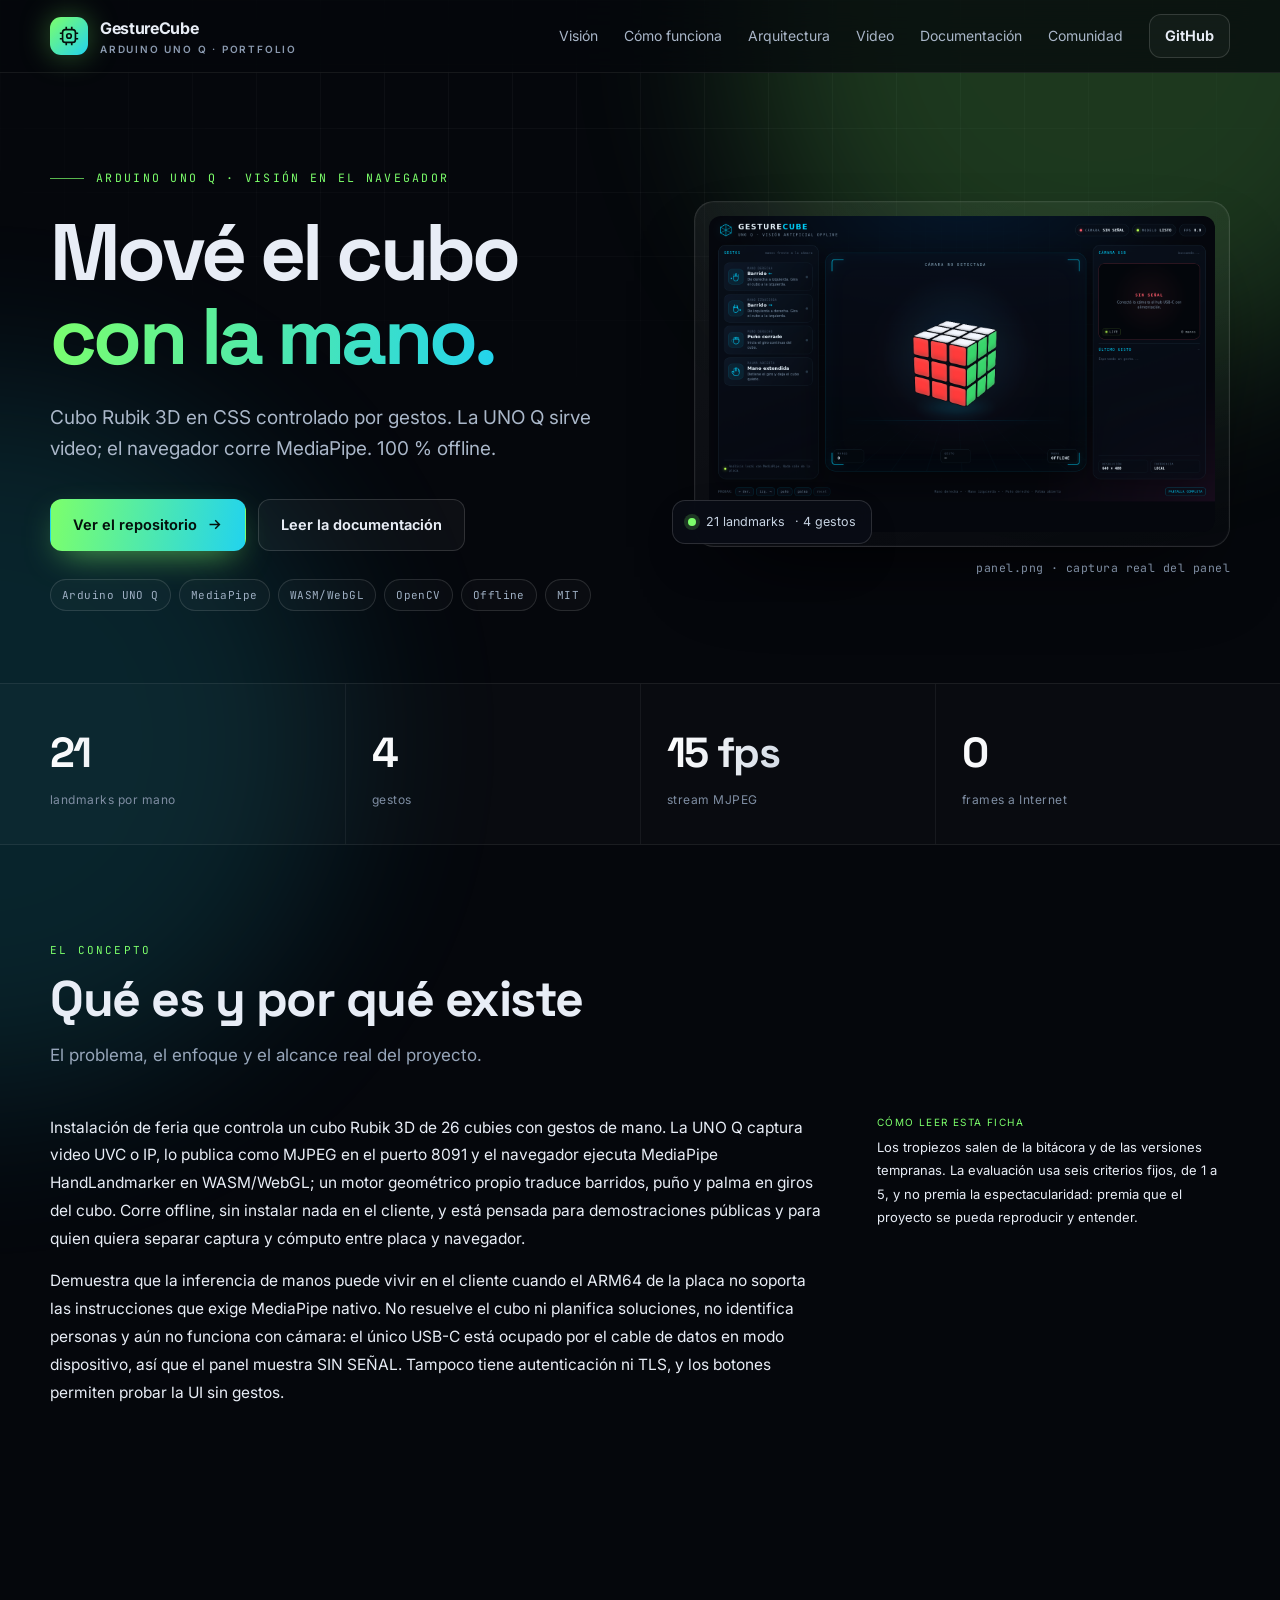
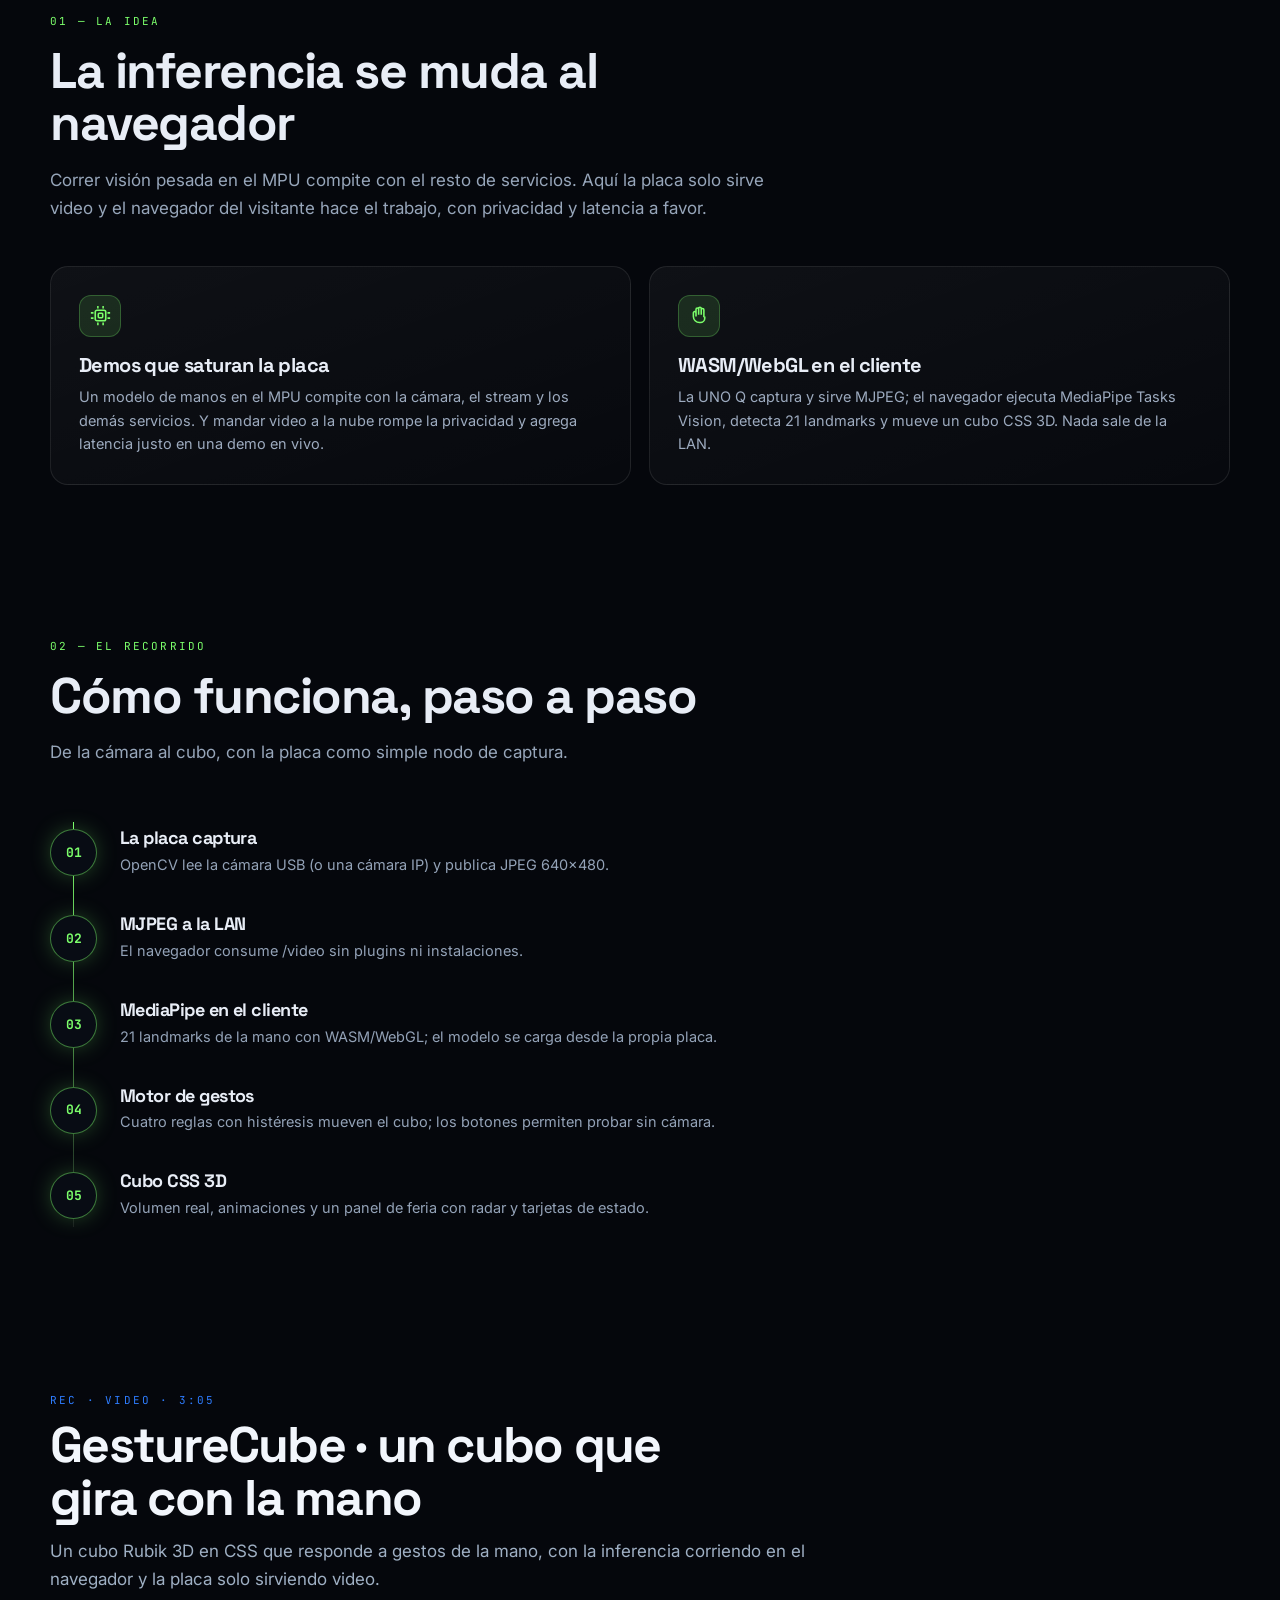
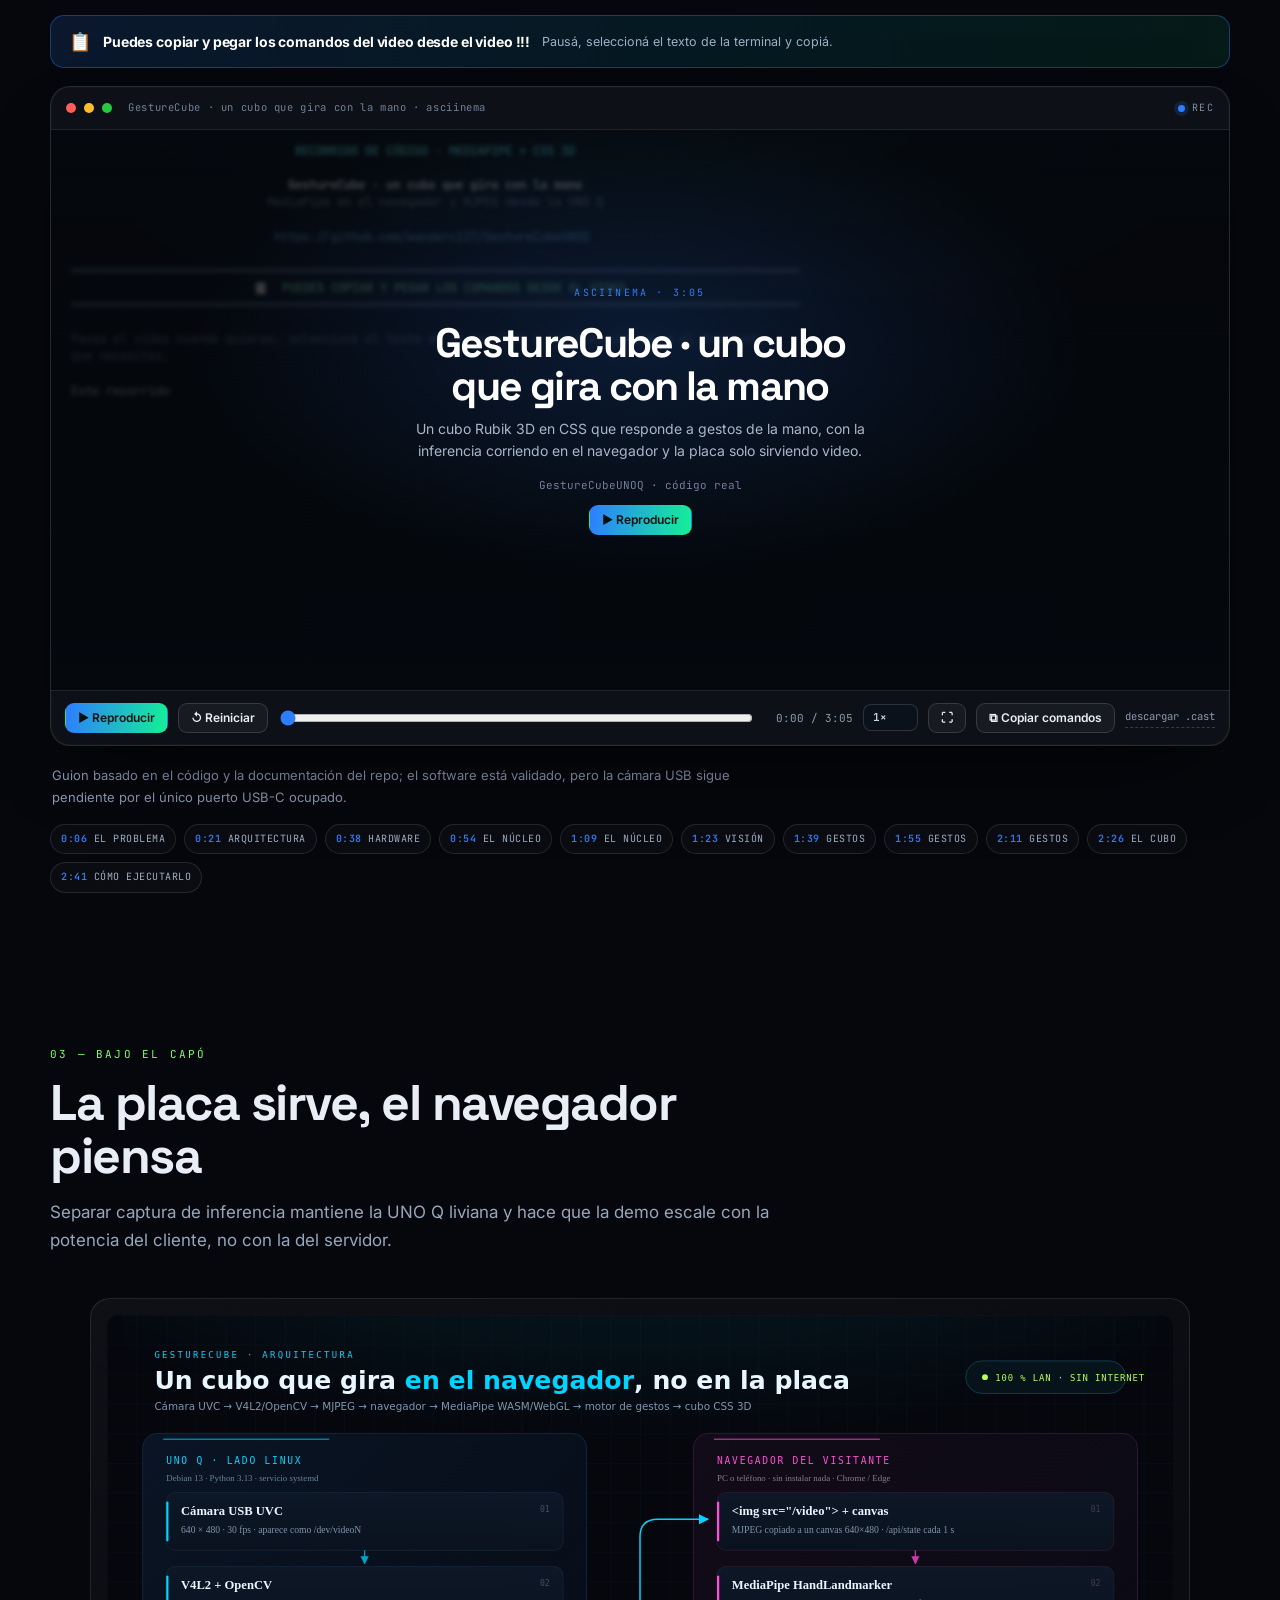
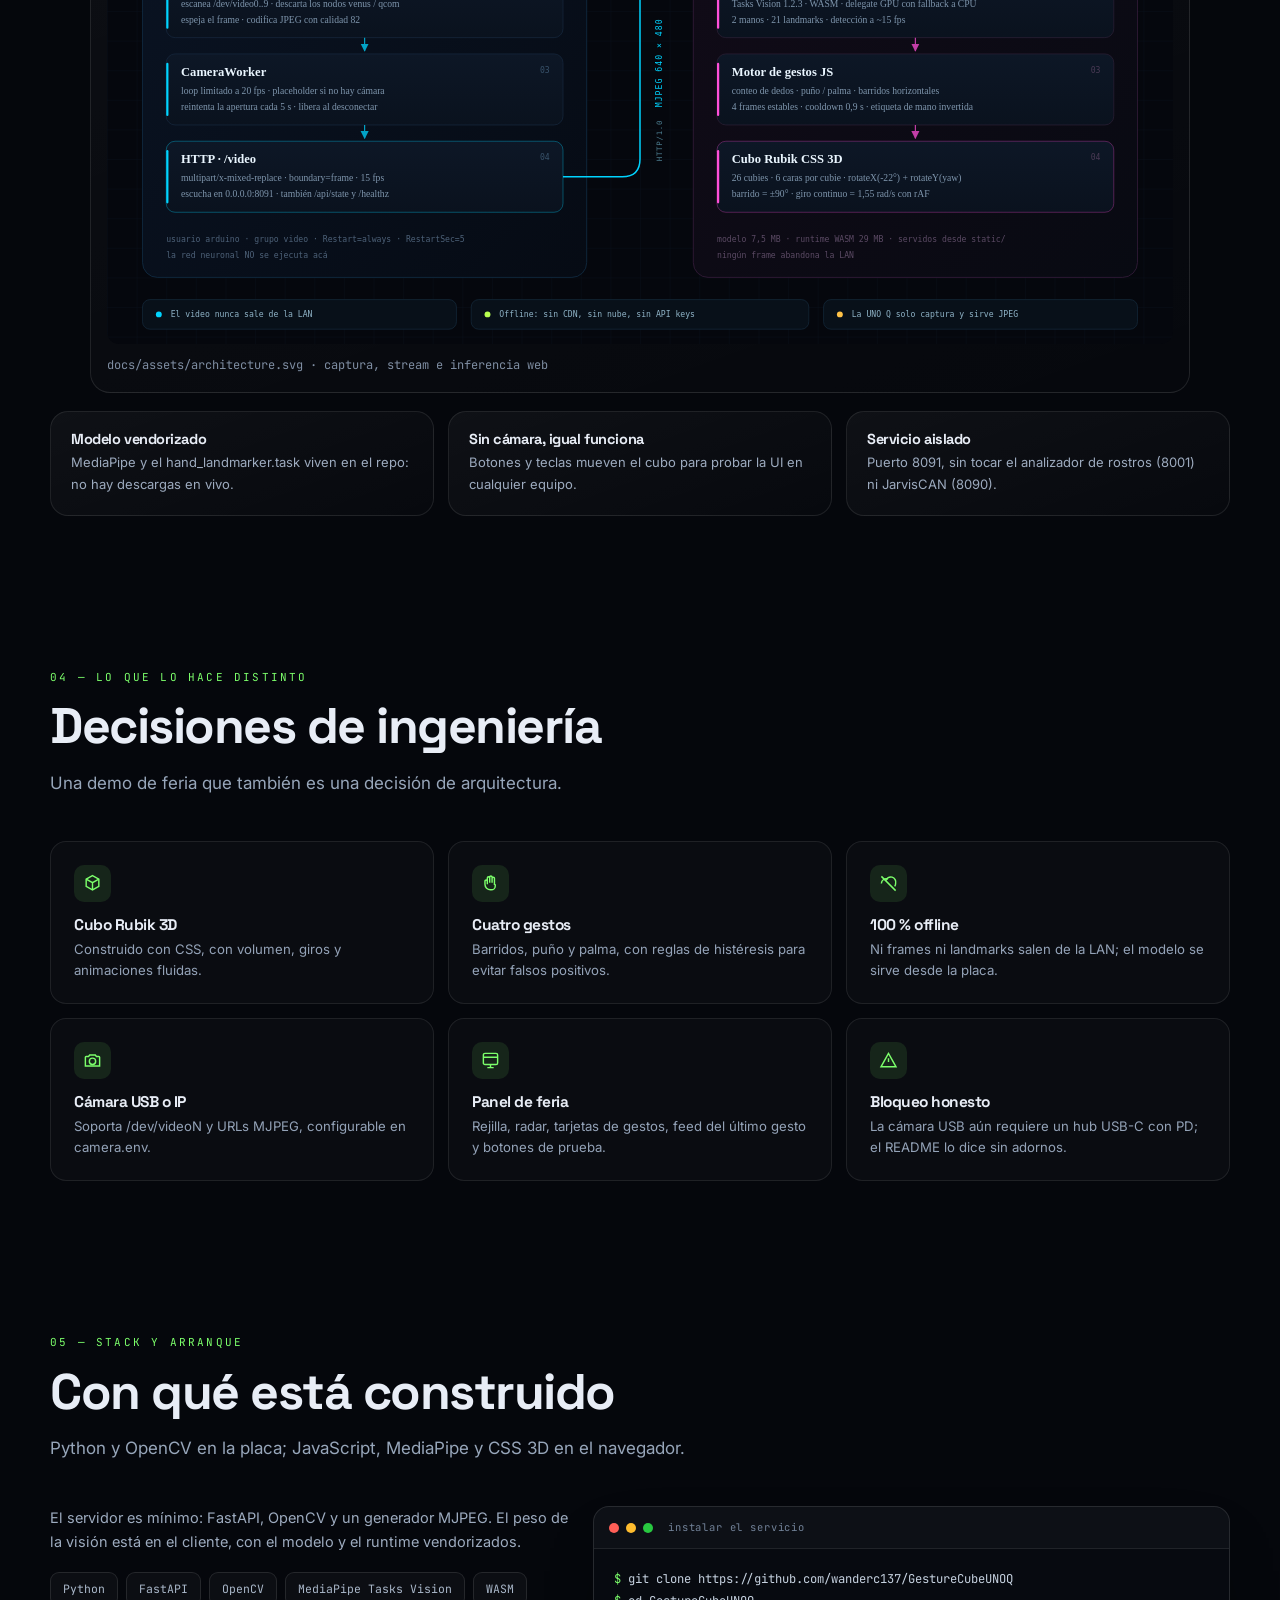
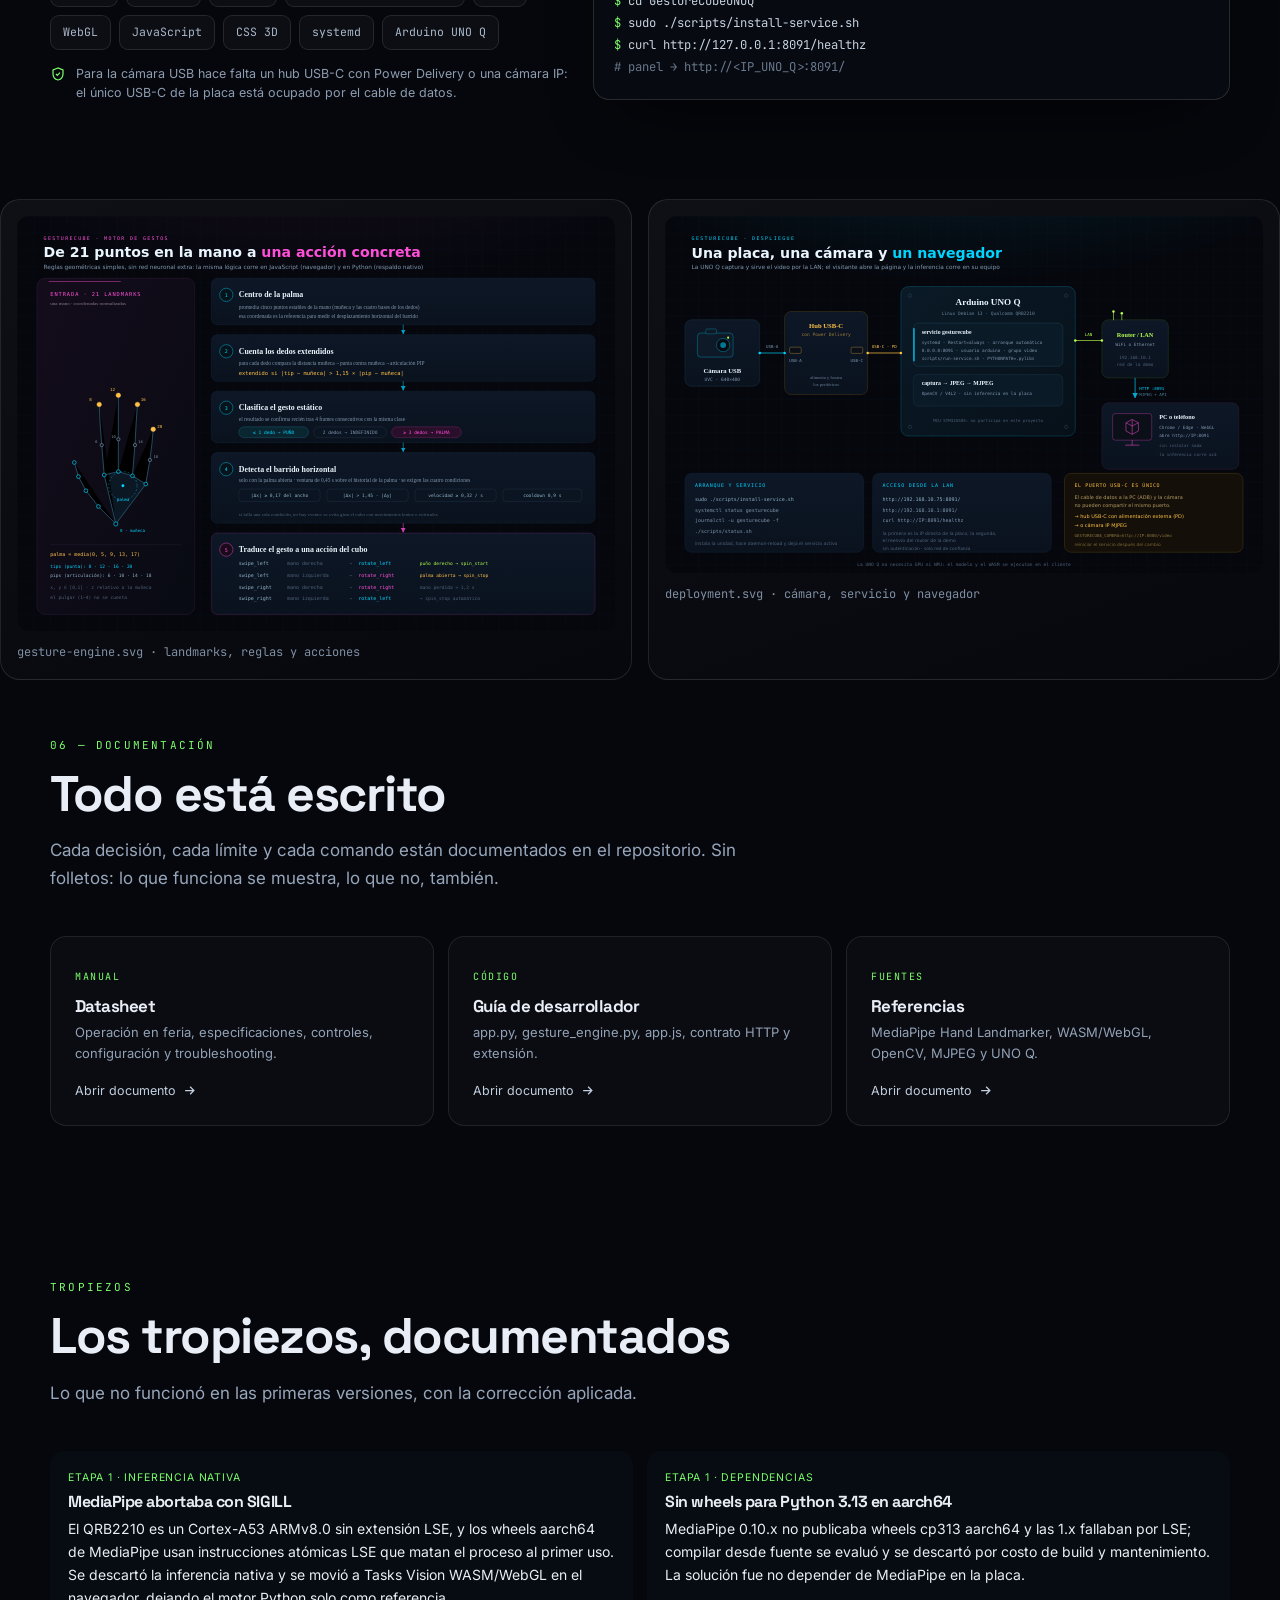
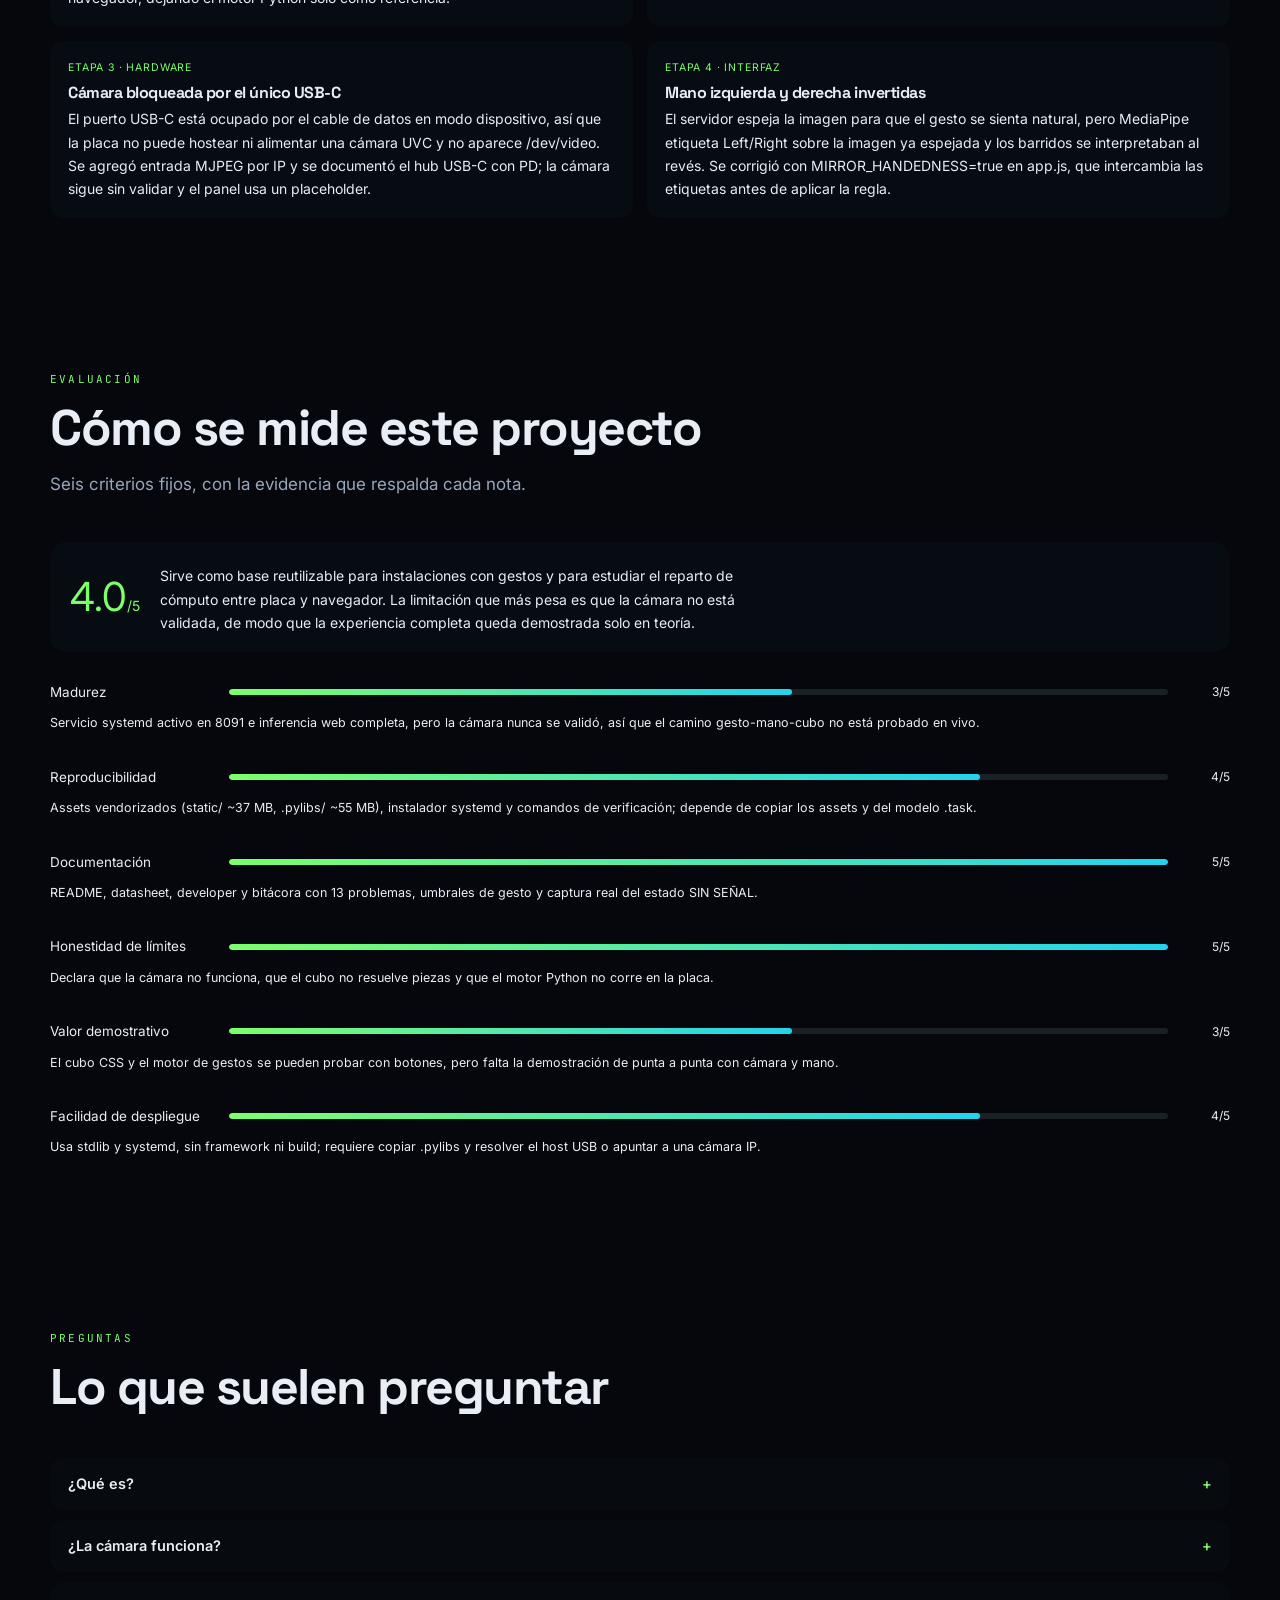
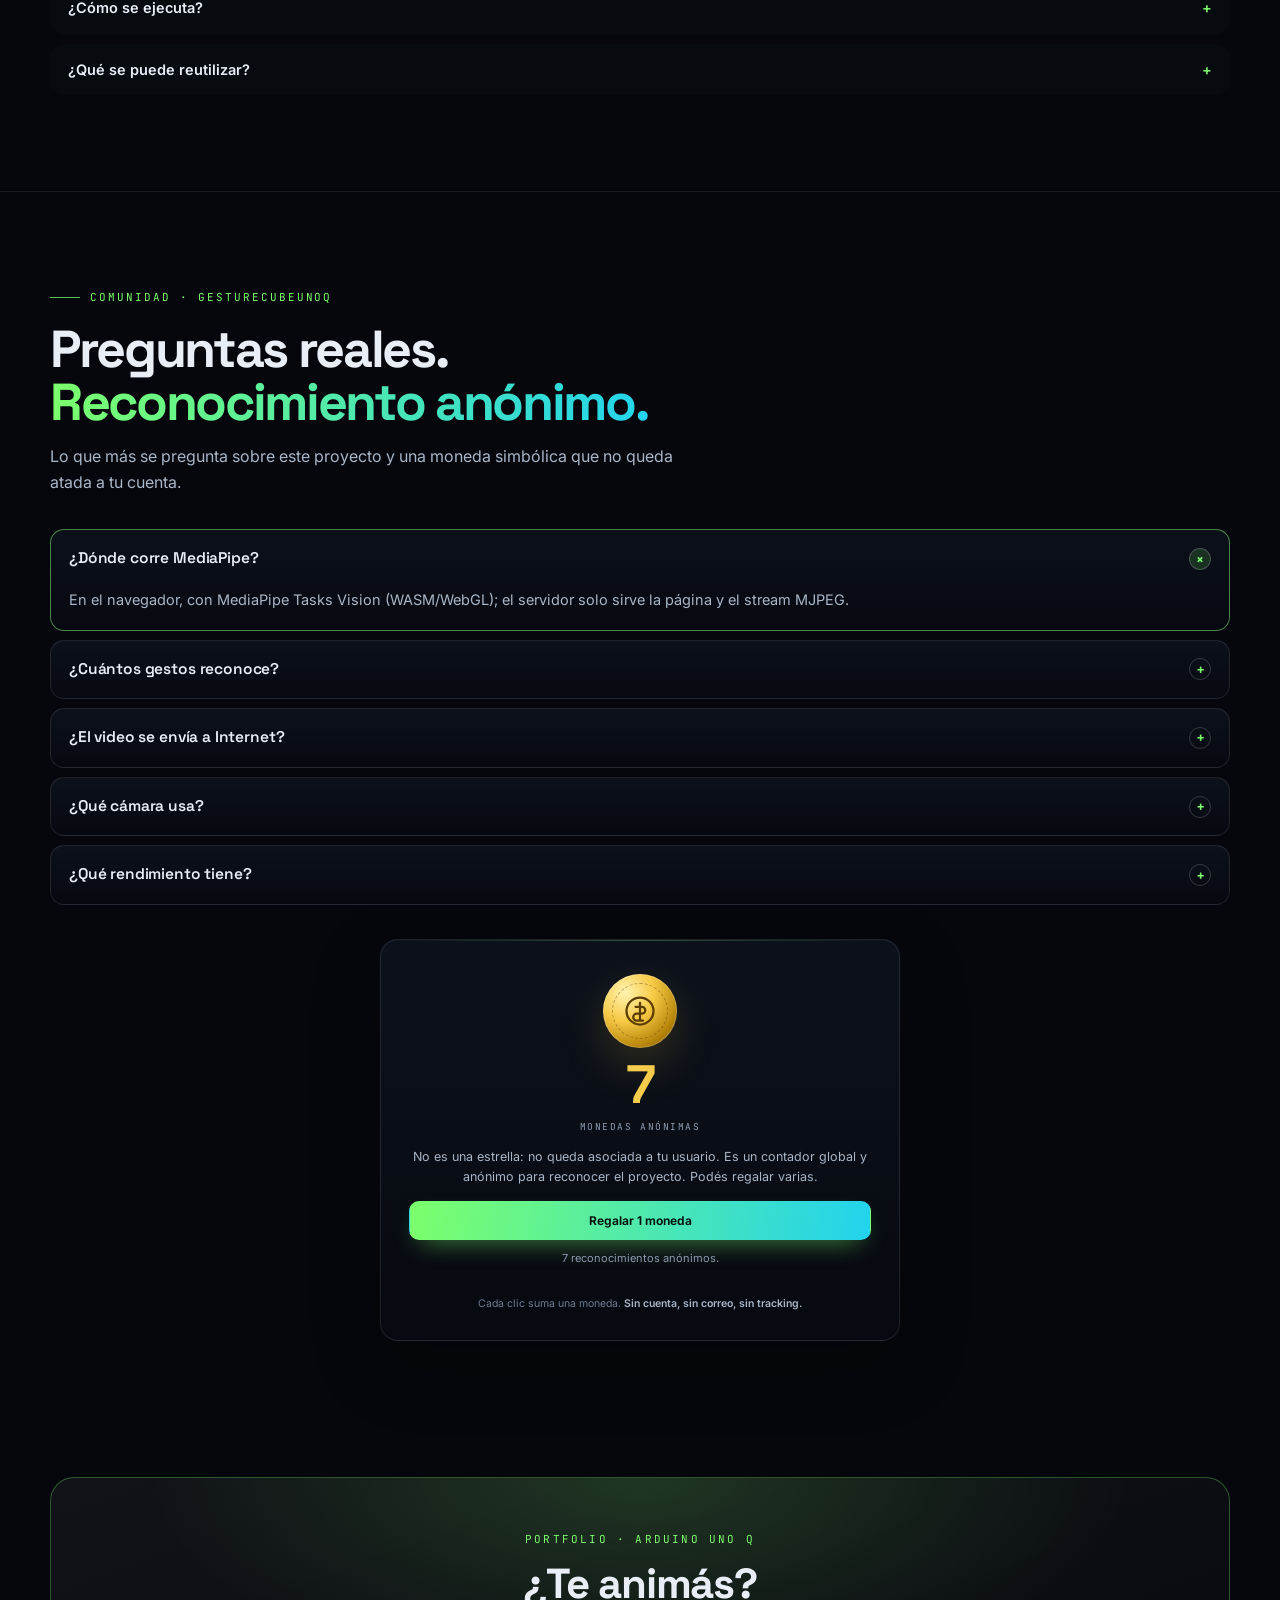
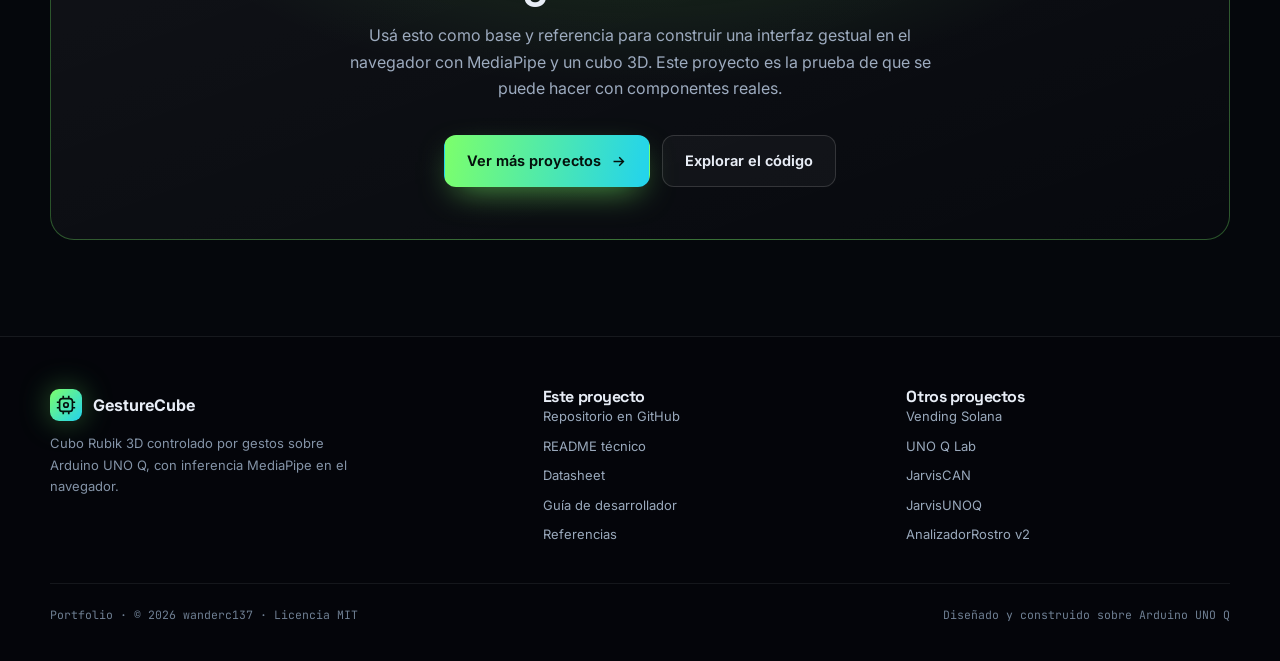
<file: docs/index.html>
<!DOCTYPE html>

<html lang="es">
<head>
<meta charset="utf-8"/>
<meta content="width=device-width, initial-scale=1" name="viewport"/>
<title>Mové el cubo con la mano. · Arduino UNO Q</title>
<meta content="Cubo Rubik 3D controlado por gestos de la mano sobre Arduino UNO Q: stream MJPEG, MediaPipe Tasks Vision en el navegador y cuatro gestos, todo offline." name="description"/>
<meta content="wanderc137" name="author"/>
<meta content="website" property="og:type"/>
<meta content="Mové el cubo con la mano. · Arduino UNO Q" property="og:title"/>
<meta content="Cubo Rubik 3D controlado por gestos de la mano sobre Arduino UNO Q: stream MJPEG, MediaPipe Tasks Vision en el navegador y cuatro gestos, todo offline." property="og:description"/>
<meta content="https://wanderc137.github.io/GestureCubeUNOQ/" property="og:url"/>
<meta content="https://wanderc137.github.io/GestureCubeUNOQ/assets/og.png" property="og:image"/>
<meta content="summary_large_image" name="twitter:card"/>
<meta content="Mové el cubo con la mano. · Arduino UNO Q" name="twitter:title"/>
<meta content="Cubo Rubik 3D controlado por gestos de la mano sobre Arduino UNO Q: stream MJPEG, MediaPipe Tasks Vision en el navegador y cuatro gestos, todo offline." name="twitter:description"/>
<meta content="https://wanderc137.github.io/GestureCubeUNOQ/assets/og.png" name="twitter:image"/>
<link href="data:image/svg+xml,&lt;svg xmlns='http://www.w3.org/2000/svg' viewBox='0 0 100 100'&gt;&lt;rect width='100' height='100' rx='22' fill='%2305070c'/&gt;&lt;rect x='22' y='22' width='56' height='56' rx='12' fill='none' stroke='%237CFF6B' stroke-width='7'/&gt;&lt;circle cx='50' cy='50' r='9' fill='%237CFF6B'/&gt;&lt;/svg&gt;" rel="icon"/>
<link href="https://fonts.googleapis.com" rel="preconnect"/>
<link crossorigin="" href="https://fonts.gstatic.com" rel="preconnect"/>
<link href="https://fonts.googleapis.com/css2?family=Inter:wght@400;500;600;700&amp;family=JetBrains+Mono:wght@400;500;600&amp;family=Space+Grotesk:wght@500;600;700&amp;display=swap" rel="stylesheet"/>
<style>
*,*::before,*::after{box-sizing:border-box}
html{scroll-behavior:smooth;scrollbar-color:#2a3448 #05070c;scrollbar-width:thin}
::-webkit-scrollbar{width:10px;height:10px}
::-webkit-scrollbar-track{background:#05070c}
::-webkit-scrollbar-thumb{background:#2a3448;border-radius:999px;border:2px solid #05070c}
::-webkit-scrollbar-thumb:hover{background:#3a4a66}
body{
  margin:0;background:#05070c;color:#e8edf6;
  font-family:'Inter',system-ui,-apple-system,'Segoe UI',sans-serif;
  font-size:16px;line-height:1.65;-webkit-font-smoothing:antialiased;
  overflow-x:hidden;
}
::selection{background:var(--accent);color:#04110c}
a{color:inherit;text-decoration:none}
img{max-width:100%;display:block}
h1,h2,h3,h4{font-family:'Space Grotesk','Inter',sans-serif;line-height:1.05;letter-spacing:-.03em;margin:0}
p{margin:0}
.mono{font-family:'JetBrains Mono',ui-monospace,SFMono-Regular,Menlo,monospace}
.wrap{width:min(1180px,calc(100% - 48px));margin:0 auto}
.grid-overlay{
  position:fixed;inset:0;z-index:0;pointer-events:none;
  background-image:linear-gradient(rgba(255,255,255,.035) 1px,transparent 1px),linear-gradient(90deg,rgba(255,255,255,.035) 1px,transparent 1px);
  background-size:64px 64px;
  mask-image:radial-gradient(ellipse 80% 60% at 50% 0%,#000 30%,transparent 78%);
  -webkit-mask-image:radial-gradient(ellipse 80% 60% at 50% 0%,#000 30%,transparent 78%);
}
.glow{
  position:fixed;z-index:0;pointer-events:none;filter:blur(90px);opacity:.20;
  width:720px;height:720px;border-radius:50%;
}
.glow.one{top:-340px;right:-180px;background:var(--accent)}
.glow.two{top:380px;left:-380px;background:var(--accent2);opacity:.14}
.nav{
  position:sticky;top:0;z-index:50;
  backdrop-filter:blur(18px);-webkit-backdrop-filter:blur(18px);
  background:rgba(5,7,12,.72);border-bottom:1px solid rgba(255,255,255,.07);
}
.nav-inner{display:flex;align-items:center;justify-content:space-between;height:72px}
.brand{display:flex;align-items:center;gap:12px;font-weight:700;letter-spacing:-.02em}
.brand-mark{
  width:38px;height:38px;border-radius:11px;display:grid;place-items:center;
  background:linear-gradient(135deg,var(--accent),var(--accent2));color:#05100c;
  box-shadow:0 0 30px color-mix(in srgb,var(--accent) 35%,transparent);
}
.brand-mark svg{width:22px;height:22px;stroke:#05100c;fill:none;stroke-width:1.8}
.brand small{display:block;font-size:10px;letter-spacing:.18em;color:#8b9ab0;font-weight:600;text-transform:uppercase}
.nav-links{display:flex;align-items:center;gap:26px;font-size:14px;color:#a9b6c8}
.nav-links a:hover{color:#fff}
.btn{
  display:inline-flex;align-items:center;justify-content:center;gap:9px;
  padding:13px 22px;border-radius:12px;font-weight:650;font-size:14.5px;
  border:1px solid transparent;transition:transform .2s ease,box-shadow .2s ease,background .2s ease;
  white-space:nowrap;
}
.btn:hover{transform:translateY(-2px)}
.btn-primary{
  background:linear-gradient(100deg,var(--accent),var(--accent2));color:#04110c;
  box-shadow:0 12px 34px -12px color-mix(in srgb,var(--accent) 70%,transparent);
}
.btn-primary:hover{box-shadow:0 18px 44px -12px color-mix(in srgb,var(--accent) 80%,transparent)}
.btn-ghost{background:rgba(255,255,255,.035);border-color:rgba(255,255,255,.14);color:#e8edf6}
.btn-ghost:hover{background:rgba(255,255,255,.07)}
.btn svg{width:17px;height:17px;stroke:currentColor;fill:none;stroke-width:2}
.hero{position:relative;z-index:1;padding:96px 0 72px}
.hero-grid{display:grid;grid-template-columns:1.04fr .96fr;gap:64px;align-items:center}
.eyebrow{
  font-family:'JetBrains Mono',monospace;font-size:11.5px;letter-spacing:.2em;
  text-transform:uppercase;color:var(--accent);display:flex;align-items:center;gap:12px;margin-bottom:22px;
}
.eyebrow::before{content:"";width:34px;height:1px;background:var(--accent);opacity:.7}
h1{font-size:clamp(42px,6.4vw,80px);font-weight:700;letter-spacing:-.045em}
.grad{background:linear-gradient(100deg,var(--accent),var(--accent2));-webkit-background-clip:text;background-clip:text;color:transparent}
.lead{font-size:clamp(17px,1.5vw,19px);color:#aab7c9;margin-top:24px;max-width:60ch}
.hero-actions{display:flex;flex-wrap:wrap;gap:12px;margin-top:34px}
.hero-badges{display:flex;flex-wrap:wrap;gap:8px;margin-top:28px}
.badge{
  font-family:'JetBrains Mono',monospace;font-size:11px;letter-spacing:.04em;
  padding:6px 11px;border-radius:999px;border:1px solid rgba(255,255,255,.12);
  color:#9fb0c4;background:rgba(255,255,255,.025);
}
.hero-visual{position:relative}
.visual-frame{
  border:1px solid rgba(255,255,255,.11);border-radius:20px;overflow:hidden;
  background:linear-gradient(160deg,rgba(255,255,255,.055),rgba(255,255,255,.012));
  box-shadow:0 40px 90px -40px rgba(0,0,0,.9),0 0 0 1px rgba(255,255,255,.02) inset;
  padding:14px;
}
.visual-frame img{border-radius:12px;width:100%}
.visual-caption{font-size:11.5px;color:#7f8ea3;margin-top:12px;text-align:right;font-family:'JetBrains Mono',monospace;letter-spacing:.04em}
.float-chip{
  position:absolute;left:-22px;bottom:34px;display:flex;align-items:center;gap:10px;
  background:rgba(9,13,21,.92);border:1px solid rgba(255,255,255,.14);border-radius:13px;
  padding:11px 15px;font-size:12.5px;color:#c7d3e2;backdrop-filter:blur(10px);
  box-shadow:0 20px 50px -20px #000;
}
.float-chip b{color:var(--accent);font-family:'Space Grotesk',sans-serif;font-size:16px}
.live-dot{width:8px;height:8px;border-radius:50%;background:var(--accent);box-shadow:0 0 0 4px color-mix(in srgb,var(--accent) 18%,transparent);animation:pulse 2.4s infinite}
@keyframes pulse{0%,100%{opacity:1}50%{opacity:.35}}
/* vending kiosk */
.kiosk{
  border:1px solid rgba(255,255,255,.13);border-radius:22px;padding:18px;
  background:linear-gradient(165deg,#0b1019,#070a11 60%,#0a0f18);
  box-shadow:0 45px 100px -45px #000,0 0 0 1px rgba(255,255,255,.02) inset;
}
.kiosk-head{display:flex;align-items:center;gap:9px;font-family:'JetBrains Mono',monospace;font-size:10.5px;letter-spacing:.12em;color:#8494a9;padding:2px 4px 14px;border-bottom:1px solid rgba(255,255,255,.07)}
.kiosk-head .timer{margin-left:auto;color:var(--accent)}
.kiosk-grid{display:grid;grid-template-columns:1fr 1fr;gap:10px;padding:14px 0}
.prod{background:rgba(255,255,255,.035);border:1px solid rgba(255,255,255,.075);border-radius:13px;padding:12px;display:flex;align-items:center;gap:11px}
.prod img{width:44px;height:44px;object-fit:contain;filter:drop-shadow(0 6px 10px rgba(0,0,0,.5))}
.prod span{font-size:11.5px;color:#c3cfdd;display:block;line-height:1.25}
.prod b{font-family:'JetBrains Mono',monospace;font-size:11px;color:var(--accent)}
.kiosk-pay{display:flex;align-items:center;gap:12px;border:1px solid color-mix(in srgb,var(--accent) 30%,transparent);background:color-mix(in srgb,var(--accent) 7%,transparent);border-radius:13px;padding:12px 14px}
.kiosk-pay .sol{width:38px;height:38px;border-radius:10px;display:grid;place-items:center;background:linear-gradient(135deg,var(--accent),var(--accent2));color:#04110c;font-size:23px;font-weight:800}
.kiosk-pay small{display:block;font-family:'JetBrains Mono',monospace;font-size:9.5px;letter-spacing:.1em;color:#8ea0b5}
.kiosk-pay strong{font-size:15px}
.kiosk-pay .pill{margin-left:auto;font-family:'JetBrains Mono',monospace;font-size:10px;letter-spacing:.12em;background:var(--accent);color:#04110c;padding:7px 11px;border-radius:8px;font-weight:700}
.stats{position:relative;z-index:1;border-top:1px solid rgba(255,255,255,.07);border-bottom:1px solid rgba(255,255,255,.07);background:rgba(255,255,255,.018)}
.stats-grid{display:grid;grid-template-columns:repeat(4,1fr);gap:0}
.stat{padding:34px 26px;border-left:1px solid rgba(255,255,255,.06)}
.stat:first-child{border-left:0;padding-left:0}
.stat-value{font-family:'Space Grotesk',sans-serif;font-size:clamp(28px,3.4vw,42px);font-weight:700;letter-spacing:-.04em;background:linear-gradient(100deg,#fff,#a9b8cc);-webkit-background-clip:text;background-clip:text;color:transparent}
.stat-label{font-size:12px;color:#7f8ea3;letter-spacing:.04em;margin-top:3px}
.section{position:relative;z-index:1;padding:96px 0}
.section.tight{padding-top:56px}
.section-head{max-width:780px;margin-bottom:44px}
.kicker{font-family:'JetBrains Mono',monospace;font-size:11px;letter-spacing:.2em;text-transform:uppercase;color:var(--accent);margin-bottom:14px}
h2{font-size:clamp(30px,4.1vw,50px);font-weight:700}
.section-sub{color:#97a6ba;font-size:17px;margin-top:16px;max-width:68ch}
.split{display:grid;grid-template-columns:1fr 1fr;gap:18px}
.card{
  border:1px solid rgba(255,255,255,.09);border-radius:18px;padding:28px;
  background:linear-gradient(160deg,rgba(255,255,255,.045),rgba(255,255,255,.012));
}
.card .icon{width:42px;height:42px;border-radius:12px;display:grid;place-items:center;background:color-mix(in srgb,var(--accent) 12%,transparent);border:1px solid color-mix(in srgb,var(--accent) 25%,transparent);margin-bottom:18px}
.card .icon svg{width:21px;height:21px;stroke:var(--accent);fill:none;stroke-width:1.8}
.card h3{font-size:20px;margin-bottom:9px}
.card p{color:#9dabbf;font-size:14.5px}
.timeline{position:relative;margin-top:10px}
.timeline::before{content:"";position:absolute;left:23px;top:12px;bottom:12px;width:1px;background:linear-gradient(var(--accent),rgba(255,255,255,.08))}
.step{display:grid;grid-template-columns:48px 1fr;gap:22px;padding:19px 0;align-items:start}
.step-num{
  width:47px;height:47px;border-radius:50%;display:grid;place-items:center;
  border:1px solid color-mix(in srgb,var(--accent) 45%,transparent);
  background:#080c14;color:var(--accent);font-family:'JetBrains Mono',monospace;font-size:13px;font-weight:700;
  position:relative;z-index:1;box-shadow:0 0 26px -6px color-mix(in srgb,var(--accent) 45%,transparent);
}
.step-body h3{font-size:18px;margin-bottom:5px}
.step-body p{color:#93a2b7;font-size:14.5px;max-width:78ch}
.figure{
  border:1px solid rgba(255,255,255,.1);border-radius:20px;padding:16px;
  background:linear-gradient(160deg,rgba(255,255,255,.04),rgba(255,255,255,.008));
}
.figure img{width:100%;border-radius:12px}
.figure figcaption{font-size:12px;color:#7f8ea3;margin-top:12px;font-family:'JetBrains Mono',monospace}
.arch-points{display:grid;grid-template-columns:repeat(3,1fr);gap:14px;margin-top:18px}
.arch-points .card{padding:20px}
.arch-points .card h4{font-size:14.5px;margin-bottom:5px}
.arch-points .card p{font-size:13px}
.features{display:grid;grid-template-columns:repeat(3,1fr);gap:14px}
.feature{border:1px solid rgba(255,255,255,.085);border-radius:16px;padding:23px;background:rgba(255,255,255,.022);transition:border-color .2s,background .2s,transform .2s}
.feature:hover{border-color:color-mix(in srgb,var(--accent) 38%,transparent);background:rgba(255,255,255,.038);transform:translateY(-3px)}
.feature .icon{width:37px;height:37px;border-radius:10px;display:grid;place-items:center;background:color-mix(in srgb,var(--accent) 10%,transparent);margin-bottom:15px}
.feature .icon svg{width:19px;height:19px;stroke:var(--accent);fill:none;stroke-width:1.8}
.feature h3{font-size:15.5px;margin-bottom:6px}
.feature p{font-size:13.2px;color:#94a3b8;line-height:1.55}
.stack-grid{display:grid;grid-template-columns:.9fr 1.1fr;gap:22px;align-items:start}
.chips{display:flex;flex-wrap:wrap;gap:8px;margin-top:18px}
.chip{font-family:'JetBrains Mono',monospace;font-size:11.5px;padding:7px 12px;border-radius:9px;border:1px solid rgba(255,255,255,.1);background:rgba(255,255,255,.03);color:#aab8ca}
.terminal{border:1px solid rgba(255,255,255,.13);border-radius:16px;overflow:hidden;background:#070a10;box-shadow:0 30px 70px -35px #000}
.terminal-bar{display:flex;align-items:center;gap:7px;padding:12px 15px;border-bottom:1px solid rgba(255,255,255,.08);background:rgba(255,255,255,.025)}
.terminal-bar i{width:10px;height:10px;border-radius:50%;background:#ff5f57;display:block}
.terminal-bar i:nth-child(2){background:#febc2e}
.terminal-bar i:nth-child(3){background:#28c840}
.terminal-bar span{margin-left:8px;font-family:'JetBrains Mono',monospace;font-size:10.5px;color:#718197;letter-spacing:.08em}
.terminal pre{margin:0;padding:20px;overflow:auto;font-family:'JetBrains Mono',monospace;font-size:12.2px;line-height:1.8;color:#c6d2e0}
.terminal .p{color:var(--accent)}
.terminal .c{color:#68788d}
.note{display:flex;gap:10px;align-items:flex-start;margin-top:14px;font-size:12.5px;color:#8d9cb0;line-height:1.55}
.note svg{width:16px;height:16px;stroke:var(--accent);fill:none;stroke-width:1.8;flex:0 0 auto;margin-top:2px}
.docs-grid{display:grid;grid-template-columns:repeat(3,1fr);gap:14px}
.doc-card{display:block;border:1px solid rgba(255,255,255,.09);border-radius:16px;padding:24px;background:rgba(255,255,255,.022);transition:border-color .2s,transform .2s,background .2s}
.doc-card:hover{border-color:color-mix(in srgb,var(--accent) 40%,transparent);transform:translateY(-3px);background:rgba(255,255,255,.04)}
.doc-card .tag{font-family:'JetBrains Mono',monospace;font-size:10px;letter-spacing:.15em;color:var(--accent);text-transform:uppercase}
.doc-card h3{font-size:17px;margin:10px 0 6px}
.doc-card p{font-size:13px;color:#93a2b7}
.doc-card .arrow{display:flex;align-items:center;gap:6px;margin-top:16px;font-size:12.5px;color:#c2cfdf}
.doc-card .arrow svg{width:15px;height:15px;stroke:currentColor;fill:none;stroke-width:2;transition:transform .2s}
.doc-card:hover .arrow svg{transform:translateX(4px)}
.gallery{display:grid;grid-template-columns:1fr 1fr;gap:16px}
.gallery .figure{margin:0}
.cta{position:relative;z-index:1;padding:40px 0 96px}
.cta-card{
  border-radius:24px;padding:52px;text-align:center;position:relative;overflow:hidden;
  border:1px solid color-mix(in srgb,var(--accent) 30%,transparent);
  background:
    radial-gradient(700px 300px at 50% 0%,color-mix(in srgb,var(--accent) 16%,transparent),transparent 70%),
    linear-gradient(160deg,rgba(255,255,255,.05),rgba(255,255,255,.012));
}
.cta-card h2{font-size:clamp(28px,3.7vw,42px)}
.cta-card p{color:#9dabbf;max-width:62ch;margin:16px auto 0}
.cta-card .hero-actions{justify-content:center}
footer{position:relative;z-index:1;border-top:1px solid rgba(255,255,255,.08);padding:52px 0 36px;background:rgba(4,6,10,.6)}
.foot-grid{display:grid;grid-template-columns:1.4fr 1fr 1fr;gap:40px}
.foot-brand{display:flex;align-items:center;gap:11px;font-weight:700;margin-bottom:12px}
.foot-brand .brand-mark{width:32px;height:32px;border-radius:9px}
.foot-p{font-size:13px;color:#8493a7;max-width:38ch}
.foot h4{font-family:'JetBrains Mono',monospace;font-size:10.5px;letter-spacing:.16em;text-transform:uppercase;color:#718197;margin-bottom:13px;font-weight:500}
.foot-links{display:flex;flex-direction:column;gap:8px;font-size:13px;color:#9aa9bc}
.foot-links a:hover{color:#fff}
.foot-bottom{display:flex;justify-content:space-between;gap:20px;flex-wrap:wrap;border-top:1px solid rgba(255,255,255,.07);margin-top:38px;padding-top:22px;font-size:11.5px;color:#6f7f93;font-family:'JetBrains Mono',monospace}
.reveal{opacity:0;transform:translateY(22px);transition:opacity .7s ease,transform .7s ease}
.reveal.in{opacity:1;transform:none}
@media (prefers-reduced-motion:reduce){.reveal{opacity:1;transform:none;transition:none}.live-dot{animation:none}html{scroll-behavior:auto}}
@media (max-width:980px){
  .hero-grid,.split,.stack-grid,.gallery{grid-template-columns:1fr}
  .hero{padding-top:64px}
  .hero-visual{order:-1}
  .features{grid-template-columns:1fr 1fr}
  .arch-points{grid-template-columns:1fr}
  .stats-grid{grid-template-columns:1fr 1fr}
  .stat:nth-child(3){border-left:0;padding-left:0}
  .stat{border-top:1px solid rgba(255,255,255,.06)}
  .stat:nth-child(-n+2){border-top:0}
  .docs-grid{grid-template-columns:1fr}
  .foot-grid{grid-template-columns:1fr 1fr}
  .nav-links{display:none}
}
@media (max-width:620px){
  .wrap{width:calc(100% - 32px)}
  .features{grid-template-columns:1fr}
  .stats-grid{grid-template-columns:1fr 1fr}
  .stat{padding:24px 16px}
  .cta-card{padding:34px 22px}
  .float-chip{left:8px;bottom:16px}
  .foot-grid{grid-template-columns:1fr}
  .section{padding:72px 0}
}

.fail-grid{display:grid;grid-template-columns:repeat(2,minmax(0,1fr));gap:14px;margin-top:6px}
.fail{background:rgba(10,18,24,.55);border:1px solid var(--line);border-radius:14px;padding:18px}
.fail .v{font-family:var(--mono);font-size:10.5px;letter-spacing:.08em;text-transform:uppercase;color:var(--accent)}
.fail h3{font-size:16px;margin:8px 0 6px}
.fail p{font-size:14px;margin:0;color:var(--muted)}
.rating-head{display:flex;align-items:center;gap:20px;margin:6px 0 18px;padding:18px 20px;border:1px solid var(--line);border-radius:16px;background:rgba(10,18,24,.5)}
.rating-avg{font-family:var(--mono);font-size:40px;line-height:1;color:var(--accent)}
.rating-avg small{font-size:14px;color:var(--muted)}
.rating-head p{margin:4px 0 0;font-size:14px;color:var(--muted);max-width:70ch}
.rating{display:grid;gap:2px}
.rating-row{display:grid;grid-template-columns:165px minmax(90px,1fr) 48px;gap:14px;align-items:center;padding:11px 0;border-bottom:1px solid var(--line)}
.rating-row:last-child{border-bottom:0}
.rating-name{font-size:13.5px;color:var(--text)}
.rating-bar{height:6px;border-radius:99px;background:rgba(148,190,200,.14);overflow:hidden}
.rating-bar span{display:block;height:100%;border-radius:99px;background:linear-gradient(90deg,var(--accent),var(--accent2))}
.rating-score{font-family:var(--mono);font-size:12px;color:var(--muted);text-align:right}
.rating-note{grid-column:1/-1;font-size:12.5px;color:var(--muted);margin:-4px 0 8px}
.faq{display:grid;gap:10px;margin-top:4px}
.faq details{border:1px solid var(--line);border-radius:14px;padding:14px 18px;background:rgba(10,18,24,.4)}
.faq summary{cursor:pointer;font-weight:600;font-size:14.5px;list-style:none}
.faq summary::-webkit-details-marker{display:none}
.faq summary::after{content:"+";float:right;color:var(--accent);font-family:var(--mono)}
.faq details[open] summary::after{content:"−"}
.faq p{margin:10px 0 0;font-size:14px;color:var(--muted);line-height:1.7}
.concept-grid{display:grid;grid-template-columns:1.35fr .65fr;gap:26px;align-items:start}
.concept-grid p{font-size:15.5px;color:var(--muted);line-height:1.8;margin:0 0 14px}
.concept-side{border-left:1px solid var(--line);padding-left:22px}
.concept-side .k{font-family:var(--mono);font-size:10px;letter-spacing:.14em;text-transform:uppercase;color:var(--accent)}
.concept-side p{font-size:13px;margin:6px 0 16px}
@media(max-width:760px){.concept-grid,.fail-grid{grid-template-columns:1fr}.concept-side{border-left:0;padding-left:0}}

</style>
<link href="assets/community.css?v=5" rel="stylesheet"/><link href="rec/player.css?v=1" rel="stylesheet"/>
</head>
<body style="--accent:#7CFF6B;--accent2:#22D3EE">
<div class="grid-overlay"></div>
<div class="glow one"></div>
<div class="glow two"></div>
<header class="nav">
<div class="wrap nav-inner">
<a class="brand" href="#top">
<span class="brand-mark"><svg viewbox="0 0 24 24"><rect height="14" rx="3" width="14" x="5" y="5"></rect><path d="M9 2v3M15 2v3M9 19v3M15 19v3M2 9h3M2 15h3M19 9h3M19 15h3"></path><circle cx="12" cy="12" r="2.5"></circle></svg></span>
<span>GestureCube<small>Arduino UNO Q · Portfolio</small></span>
</a>
<nav aria-label="Navegación" class="nav-links">
<a href="#problema">Visión</a>
<a href="#como">Cómo funciona</a>
<a href="#arquitectura">Arquitectura</a>
<a href="#video">Video</a>
<a href="#docs">Documentación</a>
<a href="#comunidad">Comunidad</a>
<a class="btn btn-ghost" href="https://github.com/wanderc137/GestureCubeUNOQ" rel="noopener" style="padding:9px 15px" target="_blank">GitHub</a>
</nav>
</div>
</header>
<main id="top">
<section class="hero">
<div class="wrap hero-grid">
<div class="hero-copy">
<div class="eyebrow">ARDUINO UNO Q · VISIÓN EN EL NAVEGADOR</div>
<h1>Mové el cubo<br/><span class="grad">con la mano.</span></h1>
<p class="lead">Cubo Rubik 3D en CSS controlado por gestos. La UNO Q sirve video; el navegador corre MediaPipe. 100 % offline.</p>
<div class="hero-actions">
<a class="btn btn-primary" href="https://github.com/wanderc137/GestureCubeUNOQ" rel="noopener" target="_blank">Ver el repositorio <svg viewbox="0 0 24 24"><path d="M5 12h14M13 6l6 6-6 6"></path></svg></a>
<a class="btn btn-ghost" href="https://github.com/wanderc137/GestureCubeUNOQ#readme" rel="noopener" target="_blank">Leer la documentación</a>
</div>
<div class="hero-badges"><span class="badge">Arduino UNO Q</span><span class="badge">MediaPipe</span><span class="badge">WASM/WebGL</span><span class="badge">OpenCV</span><span class="badge">Offline</span><span class="badge">MIT</span></div>
</div>
<div class="hero-visual">
<div class="visual-frame"><img alt="Captura real del panel de GestureCube" src="assets/panel.png"/></div>
<div class="visual-caption">panel.png · captura real del panel</div>
<div class="float-chip"><span class="live-dot"></span><span>21 landmarks</span> · 4 gestos</div></div>
</div>
</section>
<section class="stats"><div class="wrap stats-grid"><div class="stat"><div class="stat-value">21</div><div class="stat-label">landmarks por mano</div></div><div class="stat"><div class="stat-value">4</div><div class="stat-label">gestos</div></div><div class="stat"><div class="stat-value">15 fps</div><div class="stat-label">stream MJPEG</div></div><div class="stat"><div class="stat-value">0</div><div class="stat-label">frames a Internet</div></div></div></section><section class="section" id="concepto"><div class="wrap"><div class="section-head"><div class="kicker">El concepto</div><h2>Qué es y por qué existe</h2><p class="section-sub">El problema, el enfoque y el alcance real del proyecto.</p></div><div class="concept-grid"><div><p>Instalación de feria que controla un cubo Rubik 3D de 26 cubies con gestos de mano. La UNO Q captura video UVC o IP, lo publica como MJPEG en el puerto 8091 y el navegador ejecuta MediaPipe HandLandmarker en WASM/WebGL; un motor geométrico propio traduce barridos, puño y palma en giros del cubo. Corre offline, sin instalar nada en el cliente, y está pensada para demostraciones públicas y para quien quiera separar captura y cómputo entre placa y navegador.</p><p>Demuestra que la inferencia de manos puede vivir en el cliente cuando el ARM64 de la placa no soporta las instrucciones que exige MediaPipe nativo. No resuelve el cubo ni planifica soluciones, no identifica personas y aún no funciona con cámara: el único USB-C está ocupado por el cable de datos en modo dispositivo, así que el panel muestra SIN SEÑAL. Tampoco tiene autenticación ni TLS, y los botones permiten probar la UI sin gestos.</p></div><div class="concept-side"><div class="k">Cómo leer esta ficha</div><p>Los tropiezos salen de la bitácora y de las versiones tempranas. La evaluación usa seis criterios fijos, de 1 a 5, y no premia la espectacularidad: premia que el proyecto se pueda reproducir y entender.</p></div></div></div></section>
<section class="section" id="problema">
<div class="wrap">
<div class="section-head reveal">
<div class="kicker">01 — La idea</div>
<h2>La inferencia se muda al navegador</h2>
<p class="section-sub">Correr visión pesada en el MPU compite con el resto de servicios. Aquí la placa solo sirve video y el navegador del visitante hace el trabajo, con privacidad y latencia a favor.</p>
</div>
<div class="split">
<div class="card reveal"><div class="icon"><svg aria-hidden="true" viewbox="0 0 24 24"><rect height="12" rx="2" width="12" x="6" y="6"></rect><path d="M9 1v3M15 1v3M9 20v3M15 20v3M1 9h3M1 15h3M20 9h3M20 15h3"></path><rect height="5" rx="1" width="5" x="9.5" y="9.5"></rect></svg></div><h3>Demos que saturan la placa</h3><p>Un modelo de manos en el MPU compite con la cámara, el stream y los demás servicios. Y mandar video a la nube rompe la privacidad y agrega latencia justo en una demo en vivo.</p></div>
<div class="card reveal"><div class="icon"><svg aria-hidden="true" viewbox="0 0 24 24"><path d="M8 13V5a1.5 1.5 0 0 1 3 0v6M11 11V4a1.5 1.5 0 0 1 3 0v7M14 11V5.5a1.5 1.5 0 0 1 3 0V14M8 13V9a1.5 1.5 0 0 0-3 0v4a7 7 0 0 0 7 7h1a5 5 0 0 0 5-5v-2"></path></svg></div><h3>WASM/WebGL en el cliente</h3><p>La UNO Q captura y sirve MJPEG; el navegador ejecuta MediaPipe Tasks Vision, detecta 21 landmarks y mueve un cubo CSS 3D. Nada sale de la LAN.</p></div>
</div>
</div>
</section>
<section class="section tight" id="como">
<div class="wrap">
<div class="section-head reveal">
<div class="kicker">02 — El recorrido</div>
<h2>Cómo funciona, paso a paso</h2>
<p class="section-sub">De la cámara al cubo, con la placa como simple nodo de captura.</p>
</div>
<div class="timeline reveal"><div class="step"><div class="step-num">01</div><div class="step-body"><h3>La placa captura</h3><p>OpenCV lee la cámara USB (o una cámara IP) y publica JPEG 640×480.</p></div></div><div class="step"><div class="step-num">02</div><div class="step-body"><h3>MJPEG a la LAN</h3><p>El navegador consume /video sin plugins ni instalaciones.</p></div></div><div class="step"><div class="step-num">03</div><div class="step-body"><h3>MediaPipe en el cliente</h3><p>21 landmarks de la mano con WASM/WebGL; el modelo se carga desde la propia placa.</p></div></div><div class="step"><div class="step-num">04</div><div class="step-body"><h3>Motor de gestos</h3><p>Cuatro reglas con histéresis mueven el cubo; los botones permiten probar sin cámara.</p></div></div><div class="step"><div class="step-num">05</div><div class="step-body"><h3>Cubo CSS 3D</h3><p>Volumen real, animaciones y un panel de feria con radar y tarjetas de estado.</p></div></div></div>
</div>
</section>

<section class="section tight rec-section" id="video" style="--accent:#2E7DFF;--accent2:#14F195">
<div class="wrap">
<div class="rec-kicker">REC · VIDEO · 3:05</div>
<h2 class="rec-h2">GestureCube · un cubo que gira con la mano</h2>
<p class="rec-lead">Un cubo Rubik 3D en CSS que responde a gestos de la mano, con la inferencia corriendo en el navegador y la placa solo sirviendo video.</p>
<div class="rec-banner">
<span class="rec-banner-icon">📋</span>
<strong>Puedes copiar y pegar los comandos del video desde el video !!!</strong>
<span>Pausá, seleccioná el texto de la terminal y copiá.</span>
</div>
<div class="rec-shell">
<div class="rec-bar"><i></i><i></i><i></i><span class="rec-title">GestureCube · un cubo que gira con la mano · asciinema</span><span class="rec-rec"><b></b>REC</span></div>
<div class="rec-screen-wrap">
<div class="rec-screen" id="rec-screen"></div>
<div class="rec-poster" id="rec-poster">
<div class="rec-kicker">ASCIINEMA · 3:05</div>
<h3>GestureCube · un cubo que gira con la mano</h3>
<p>Un cubo Rubik 3D en CSS que responde a gestos de la mano, con la inferencia corriendo en el navegador y la placa solo sirviendo video.</p>
<div class="rec-poster-meta">GestureCubeUNOQ · código real</div>
<button class="rec-btn rec-primary" id="rec-start" type="button">▶ Reproducir</button>
</div>
</div>
<div class="rec-controls">
<button class="rec-btn rec-primary" id="rec-play" type="button">▶ Reproducir</button>
<button class="rec-btn" id="rec-restart" type="button">↺ Reiniciar</button>
<input class="rec-progress" id="rec-range" type="range" min="0" max="1000" value="0" aria-label="Progreso"/>
<span class="rec-time" id="rec-time">0:00 / 3:05</span>
<select class="rec-speed" id="rec-speed" aria-label="Velocidad"><option value="1">1×</option><option value="1.25">1.25×</option><option value="1.5">1.5×</option><option value="2">2×</option></select>
<button class="rec-btn" id="rec-full" type="button" title="Pantalla completa">⛶</button>
<button class="rec-btn" id="rec-copy" type="button">⧉ Copiar comandos</button>
<a class="rec-download" href="rec/GestureCubeUNOQ.cast" download>descargar .cast</a>
</div>
</div>
<p class="rec-note">Guion basado en el código y la documentación del repo; el software está validado, pero la cámara USB sigue pendiente por el único puerto USB-C ocupado.</p>
<div class="rec-chapters"><span class="rec-chip"><b>0:06</b> EL PROBLEMA</span><span class="rec-chip"><b>0:21</b> ARQUITECTURA</span><span class="rec-chip"><b>0:38</b> HARDWARE</span><span class="rec-chip"><b>0:54</b> EL NÚCLEO</span><span class="rec-chip"><b>1:09</b> EL NÚCLEO</span><span class="rec-chip"><b>1:23</b> VISIÓN</span><span class="rec-chip"><b>1:39</b> GESTOS</span><span class="rec-chip"><b>1:55</b> GESTOS</span><span class="rec-chip"><b>2:11</b> GESTOS</span><span class="rec-chip"><b>2:26</b> EL CUBO</span><span class="rec-chip"><b>2:41</b> CÓMO EJECUTARLO</span></div>
</div>
</section>

<section class="section tight" id="arquitectura">
<div class="wrap">
<div class="section-head reveal">
<div class="kicker">03 — Bajo el capó</div>
<h2>La placa sirve, el navegador piensa</h2>
<p class="section-sub">Separar captura de inferencia mantiene la UNO Q liviana y hace que la demo escale con la potencia del cliente, no con la del servidor.</p>
</div>
<figure class="figure reveal"><img alt="Arquitectura de GestureCube: cámara, MJPEG, MediaPipe y cubo CSS" loading="lazy" src="assets/architecture.svg"/><figcaption>docs/assets/architecture.svg · captura, stream e inferencia web</figcaption></figure>
<div class="arch-points reveal"><div class="card"><h4>Modelo vendorizado</h4><p>MediaPipe y el hand_landmarker.task viven en el repo: no hay descargas en vivo.</p></div><div class="card"><h4>Sin cámara, igual funciona</h4><p>Botones y teclas mueven el cubo para probar la UI en cualquier equipo.</p></div><div class="card"><h4>Servicio aislado</h4><p>Puerto 8091, sin tocar el analizador de rostros (8001) ni JarvisCAN (8090).</p></div></div>
</div>
</section>
<section class="section tight">
<div class="wrap">
<div class="section-head reveal">
<div class="kicker">04 — Lo que lo hace distinto</div>
<h2>Decisiones de ingeniería</h2>
<p class="section-sub">Una demo de feria que también es una decisión de arquitectura.</p>
</div>
<div class="features reveal"><div class="feature"><div class="icon"><svg aria-hidden="true" viewbox="0 0 24 24"><path d="m12 2 8 4.5v9L12 20l-8-4.5v-9L12 2Z"></path><path d="m4 6.5 8 4.5 8-4.5M12 11v9"></path></svg></div><h3>Cubo Rubik 3D</h3><p>Construido con CSS, con volumen, giros y animaciones fluidas.</p></div><div class="feature"><div class="icon"><svg aria-hidden="true" viewbox="0 0 24 24"><path d="M8 13V5a1.5 1.5 0 0 1 3 0v6M11 11V4a1.5 1.5 0 0 1 3 0v7M14 11V5.5a1.5 1.5 0 0 1 3 0V14M8 13V9a1.5 1.5 0 0 0-3 0v4a7 7 0 0 0 7 7h1a5 5 0 0 0 5-5v-2"></path></svg></div><h3>Cuatro gestos</h3><p>Barridos, puño y palma, con reglas de histéresis para evitar falsos positivos.</p></div><div class="feature"><div class="icon"><svg aria-hidden="true" viewbox="0 0 24 24"><path d="M3 3l18 18"></path><path d="M8.5 8.5A6 6 0 0 1 21 12a6 6 0 0 1-1.2 3.6M3 12a6 6 0 0 1 8.5-5.5"></path><path d="M12 20h.01"></path></svg></div><h3>100 % offline</h3><p>Ni frames ni landmarks salen de la LAN; el modelo se sirve desde la placa.</p></div><div class="feature"><div class="icon"><svg aria-hidden="true" viewbox="0 0 24 24"><path d="M4 7h3l1.5-2h7L17 7h3a1 1 0 0 1 1 1v11H3V8a1 1 0 0 1 1-1Z"></path><circle cx="12" cy="13" r="4"></circle></svg></div><h3>Cámara USB o IP</h3><p>Soporta /dev/videoN y URLs MJPEG, configurable en camera.env.</p></div><div class="feature"><div class="icon"><svg aria-hidden="true" viewbox="0 0 24 24"><rect height="14" rx="2" width="18" x="3" y="3"></rect><path d="M3 8h18M8 21h8M12 17v4"></path></svg></div><h3>Panel de feria</h3><p>Rejilla, radar, tarjetas de gestos, feed del último gesto y botones de prueba.</p></div><div class="feature"><div class="icon"><svg aria-hidden="true" viewbox="0 0 24 24"><path d="M12 3 2.5 20h19L12 3Z"></path><path d="M12 9v5M12 17v.01"></path></svg></div><h3>Bloqueo honesto</h3><p>La cámara USB aún requiere un hub USB-C con PD; el README lo dice sin adornos.</p></div></div>
</div>
</section>
<section class="section tight">
<div class="wrap">
<div class="section-head reveal">
<div class="kicker">05 — Stack y arranque</div>
<h2>Con qué está construido</h2>
<p class="section-sub">Python y OpenCV en la placa; JavaScript, MediaPipe y CSS 3D en el navegador.</p>
</div>
<div class="stack-grid">
<div class="reveal">
<p style="color:#9dabbf;font-size:14.5px">El servidor es mínimo: FastAPI, OpenCV y un generador MJPEG. El peso de la visión está en el cliente, con el modelo y el runtime vendorizados.</p>
<div class="chips"><span class="chip">Python</span><span class="chip">FastAPI</span><span class="chip">OpenCV</span><span class="chip">MediaPipe Tasks Vision</span><span class="chip">WASM</span><span class="chip">WebGL</span><span class="chip">JavaScript</span><span class="chip">CSS 3D</span><span class="chip">systemd</span><span class="chip">Arduino UNO Q</span></div>
<div class="note"><svg aria-hidden="true" viewbox="0 0 24 24"><path d="M12 3 4.5 6v5.5c0 4.6 3.2 8.4 7.5 9.5 4.3-1.1 7.5-4.9 7.5-9.5V6L12 3Z"></path><path d="m9 12 2 2 4-4"></path></svg><span>Para la cámara USB hace falta un hub USB-C con Power Delivery o una cámara IP: el único USB-C de la placa está ocupado por el cable de datos.</span></div>
</div>
<div class="terminal reveal">
<div class="terminal-bar"><i></i><i></i><i></i><span>instalar el servicio</span></div>
<pre><span class="p">$</span> git clone https://github.com/wanderc137/GestureCubeUNOQ
<span class="p">$</span> cd GestureCubeUNOQ
<span class="p">$</span> sudo ./scripts/install-service.sh
<span class="p">$</span> curl http://127.0.0.1:8091/healthz
<span class="c"># panel → http://&lt;IP_UNO_Q&gt;:8091/</span></pre>
</div>
</div>
</div>
</section>
<div class="gallery"><figure class="figure"><img alt="Motor de gestos" loading="lazy" src="assets/gesture-engine.svg"/><figcaption>gesture-engine.svg · landmarks, reglas y acciones</figcaption></figure><figure class="figure"><img alt="Despliegue" loading="lazy" src="assets/deployment.svg"/><figcaption>deployment.svg · cámara, servicio y navegador</figcaption></figure></div>
<section class="section tight" id="docs">
<div class="wrap">
<div class="section-head reveal">
<div class="kicker">06 — Documentación</div>
<h2>Todo está escrito</h2>
<p class="section-sub">Cada decisión, cada límite y cada comando están documentados en el repositorio. Sin folletos: lo que funciona se muestra, lo que no, también.</p>
</div>
<div class="docs-grid reveal"><a class="doc-card" href="https://github.com/wanderc137/GestureCubeUNOQ/blob/main/docs/datasheet.md" rel="noopener" target="_blank"><span class="tag">Manual</span><h3>Datasheet</h3><p>Operación en feria, especificaciones, controles, configuración y troubleshooting.</p><span class="arrow">Abrir documento <svg viewbox="0 0 24 24"><path d="M5 12h14M13 6l6 6-6 6"></path></svg></span></a><a class="doc-card" href="https://github.com/wanderc137/GestureCubeUNOQ/blob/main/docs/developer.md" rel="noopener" target="_blank"><span class="tag">Código</span><h3>Guía de desarrollador</h3><p>app.py, gesture_engine.py, app.js, contrato HTTP y extensión.</p><span class="arrow">Abrir documento <svg viewbox="0 0 24 24"><path d="M5 12h14M13 6l6 6-6 6"></path></svg></span></a><a class="doc-card" href="https://github.com/wanderc137/GestureCubeUNOQ/blob/main/docs/REFERENCES.md" rel="noopener" target="_blank"><span class="tag">Fuentes</span><h3>Referencias</h3><p>MediaPipe Hand Landmarker, WASM/WebGL, OpenCV, MJPEG y UNO Q.</p><span class="arrow">Abrir documento <svg viewbox="0 0 24 24"><path d="M5 12h14M13 6l6 6-6 6"></path></svg></span></a></div>
</div>
</section>
<section class="section tight"><div class="wrap"><div class="section-head"><div class="kicker">Tropiezos</div><h2>Los tropiezos, documentados</h2><p class="section-sub">Lo que no funcionó en las primeras versiones, con la corrección aplicada.</p></div><div class="fail-grid"><div class="fail"><div class="v">Etapa 1 · inferencia nativa</div><h3>MediaPipe abortaba con SIGILL</h3><p>El QRB2210 es un Cortex-A53 ARMv8.0 sin extensión LSE, y los wheels aarch64 de MediaPipe usan instrucciones atómicas LSE que matan el proceso al primer uso. Se descartó la inferencia nativa y se movió a Tasks Vision WASM/WebGL en el navegador, dejando el motor Python solo como referencia.</p></div><div class="fail"><div class="v">Etapa 1 · dependencias</div><h3>Sin wheels para Python 3.13 en aarch64</h3><p>MediaPipe 0.10.x no publicaba wheels cp313 aarch64 y las 1.x fallaban por LSE; compilar desde fuente se evaluó y se descartó por costo de build y mantenimiento. La solución fue no depender de MediaPipe en la placa.</p></div><div class="fail"><div class="v">Etapa 3 · hardware</div><h3>Cámara bloqueada por el único USB-C</h3><p>El puerto USB-C está ocupado por el cable de datos en modo dispositivo, así que la placa no puede hostear ni alimentar una cámara UVC y no aparece /dev/video. Se agregó entrada MJPEG por IP y se documentó el hub USB-C con PD; la cámara sigue sin validar y el panel usa un placeholder.</p></div><div class="fail"><div class="v">Etapa 4 · interfaz</div><h3>Mano izquierda y derecha invertidas</h3><p>El servidor espeja la imagen para que el gesto se sienta natural, pero MediaPipe etiqueta Left/Right sobre la imagen ya espejada y los barridos se interpretaban al revés. Se corrigió con MIRROR_HANDEDNESS=true en app.js, que intercambia las etiquetas antes de aplicar la regla.</p></div></div></div></section><section class="section tight"><div class="wrap"><div class="section-head"><div class="kicker">Evaluación</div><h2>Cómo se mide este proyecto</h2><p class="section-sub">Seis criterios fijos, con la evidencia que respalda cada nota.</p></div><div class="rating-head"><div class="rating-avg">4.0<small>/5</small></div><p>Sirve como base reutilizable para instalaciones con gestos y para estudiar el reparto de cómputo entre placa y navegador. La limitación que más pesa es que la cámara no está validada, de modo que la experiencia completa queda demostrada solo en teoría.</p></div><div class="rating"><div class="rating-row"><div class="rating-name">Madurez</div><div class="rating-bar"><span style="width:60%"></span></div><div class="rating-score">3/5</div><div class="rating-note">Servicio systemd activo en 8091 e inferencia web completa, pero la cámara nunca se validó, así que el camino gesto-mano-cubo no está probado en vivo.</div></div><div class="rating-row"><div class="rating-name">Reproducibilidad</div><div class="rating-bar"><span style="width:80%"></span></div><div class="rating-score">4/5</div><div class="rating-note">Assets vendorizados (static/ ~37 MB, .pylibs/ ~55 MB), instalador systemd y comandos de verificación; depende de copiar los assets y del modelo .task.</div></div><div class="rating-row"><div class="rating-name">Documentación</div><div class="rating-bar"><span style="width:100%"></span></div><div class="rating-score">5/5</div><div class="rating-note">README, datasheet, developer y bitácora con 13 problemas, umbrales de gesto y captura real del estado SIN SEÑAL.</div></div><div class="rating-row"><div class="rating-name">Honestidad de límites</div><div class="rating-bar"><span style="width:100%"></span></div><div class="rating-score">5/5</div><div class="rating-note">Declara que la cámara no funciona, que el cubo no resuelve piezas y que el motor Python no corre en la placa.</div></div><div class="rating-row"><div class="rating-name">Valor demostrativo</div><div class="rating-bar"><span style="width:60%"></span></div><div class="rating-score">3/5</div><div class="rating-note">El cubo CSS y el motor de gestos se pueden probar con botones, pero falta la demostración de punta a punta con cámara y mano.</div></div><div class="rating-row"><div class="rating-name">Facilidad de despliegue</div><div class="rating-bar"><span style="width:80%"></span></div><div class="rating-score">4/5</div><div class="rating-note">Usa stdlib y systemd, sin framework ni build; requiere copiar .pylibs y resolver el host USB o apuntar a una cámara IP.</div></div></div></div></section><section class="section tight"><div class="wrap"><div class="section-head"><div class="kicker">Preguntas</div><h2>Lo que suelen preguntar</h2></div><div class="faq"><details><summary>¿Qué es?</summary><p>Un servidor liviano en la UNO Q que publica video MJPEG y una página con un cubo Rubik CSS 3D. El navegador detecta manos con MediaPipe y convierte barridos, puño y palma en giros del cubo, sin instalar software en el cliente.</p></details><details><summary>¿La cámara funciona?</summary><p>No en el hardware actual: el único USB-C está ocupado en modo dispositivo y no hay /dev/video, por eso el panel muestra SIN SEÑAL. Se puede usar una cámara IP con --camera http://IP:8080/video o un hub USB-C con PD, pero esa variante no está validada.</p></details><details><summary>¿Cómo se ejecuta?</summary><p>Se copia el proyecto a la placa, se instalan .pylibs y los assets, se configura camera.env y se ejecuta python3 server.py o se instala el servicio gesturecube. La UI queda en http://IP:8091 y los botones permiten probar el cubo sin cámara.</p></details><details><summary>¿Qué se puede reutilizar?</summary><p>El servidor MJPEG con http.server, las reglas geométricas de gestos en JS, el cubo CSS con su modelo de 26 cubies y el patrón de servicio systemd. También la lista de verificación de MediaPipe en ARMv8.0 sin LSE.</p></details></div></div></section><section class="cta">
<div class="wrap">
<div class="cta-card reveal">
<div class="kicker" style="justify-content:center">Portfolio · Arduino UNO Q</div>
<h2>¿Te animás?</h2>
<p>Usá esto como base y referencia para construir una interfaz gestual en el navegador con MediaPipe y un cubo 3D. Este proyecto es la prueba de que se puede hacer con componentes reales.</p>
<div class="hero-actions">
<a class="btn btn-primary" href="https://github.com/wanderc137" rel="noopener" target="_blank">Ver más proyectos <svg viewbox="0 0 24 24"><path d="M5 12h14M13 6l6 6-6 6"></path></svg></a>
<a class="btn btn-ghost" href="https://github.com/wanderc137/GestureCubeUNOQ" rel="noopener" target="_blank">Explorar el código</a>
</div>
</div>
</div>
</section>
</main>
<footer>
<div class="wrap">
<div class="foot-grid">
<div>
<div class="foot-brand"><span class="brand-mark"><svg viewbox="0 0 24 24"><rect height="14" rx="3" width="14" x="5" y="5"></rect><path d="M9 2v3M15 2v3M9 19v3M15 19v3M2 9h3M2 15h3M19 9h3M19 15h3"></path><circle cx="12" cy="12" r="2.5"></circle></svg></span>GestureCube</div>
<p class="foot-p">Cubo Rubik 3D controlado por gestos sobre Arduino UNO Q, con inferencia MediaPipe en el navegador.</p>
</div>
<div>
<h4>Este proyecto</h4>
<div class="foot-links">
<a href="https://github.com/wanderc137/GestureCubeUNOQ" rel="noopener" target="_blank">Repositorio en GitHub</a>
<a href="https://github.com/wanderc137/GestureCubeUNOQ/blob/main/README.md" rel="noopener" target="_blank">README técnico</a>
<a href="https://github.com/wanderc137/GestureCubeUNOQ/blob/main/docs/datasheet.md" rel="noopener" target="_blank">Datasheet</a>
<a href="https://github.com/wanderc137/GestureCubeUNOQ/blob/main/docs/developer.md" rel="noopener" target="_blank">Guía de desarrollador</a>
<a href="https://github.com/wanderc137/GestureCubeUNOQ/blob/main/docs/REFERENCES.md" rel="noopener" target="_blank">Referencias</a>
</div>
</div>
<div>
<h4>Otros proyectos</h4>
<div class="foot-links"><a href="https://wanderc137.github.io/vending-solana-unoq/">Vending Solana</a><a href="https://wanderc137.github.io/UnoQ/">UNO Q Lab</a><a href="https://wanderc137.github.io/JarvisCAN/">JarvisCAN</a><a href="https://wanderc137.github.io/JarvisUNOQ/">JarvisUNOQ</a><a href="https://wanderc137.github.io/AnalizadorRostroUNOQ-v2/">AnalizadorRostro v2</a></div>
</div>
</div>
<div class="foot-bottom">
<span><a href="https://wanderc137.github.io/">Portfolio</a> · © 2026 wanderc137 · Licencia MIT</span>
<span>Diseñado y construido sobre Arduino UNO Q</span>
</div>
</div>
</footer>
<script>
(function(){
  var io = new IntersectionObserver(function(entries){
    entries.forEach(function(entry){
      if (entry.isIntersecting) {
        entry.target.classList.add('in');
        io.unobserve(entry.target);
      }
    });
  }, {threshold: 0.12});
  document.querySelectorAll('.reveal').forEach(function(el){ io.observe(el); });
})();
</script>
<script>window.PORTFOLIO_COMMUNITY = {"account": "wanderc137", "repo": "GestureCubeUNOQ", "coinNamespace": "wanderc137-gesturecubeunoq-coins-v1", "faqs": [{"q": "¿Dónde corre MediaPipe?", "a": "En el navegador, con MediaPipe Tasks Vision (WASM/WebGL); el servidor solo sirve la página y el stream MJPEG."}, {"q": "¿Cuántos gestos reconoce?", "a": "Cuatro gestos y <b>21 landmarks</b> de la mano; el motor convierte posiciones en rotaciones del cubo 3D."}, {"q": "¿El video se envía a Internet?", "a": "No. El stream MJPEG es local y la inferencia ocurre en el navegador; no se suben frames."}, {"q": "¿Qué cámara usa?", "a": "La unidad no detectó una cámara USB por el único USB-C ocupado; se puede usar una cámara IP o un hub con PD."}, {"q": "¿Qué rendimiento tiene?", "a": "Alrededor de <b>15 fps</b> de MJPEG; la inferencia depende del navegador y de la GPU integrada."}]};</script>
<script defer="" src="assets/community.js?v=6"></script>
<script defer src="rec/GestureCubeUNOQ.cast.js?v=1"></script>
<script defer src="rec/player.js?v=1"></script>
</body>
</html>
</file>
<file: docs/assets/community.css>
/* Comunidad · FAQ, preguntas y monedas anónimas */
.psc-section{
  position:relative;
  scroll-margin-top:86px;
  padding:clamp(56px,8vw,96px) 0;
  border-top:1px solid rgba(255,255,255,.08);
}
.psc-head{max-width:760px;margin-bottom:34px}
.psc-kicker{
  display:flex;align-items:center;gap:10px;margin-bottom:16px;
  font-family:'JetBrains Mono',ui-monospace,monospace;font-size:11px;letter-spacing:.18em;
  text-transform:uppercase;color:var(--accent);
}
.psc-kicker::before{content:"";width:30px;height:1px;background:var(--accent);opacity:.75}
.psc-head h2{
  font-family:'Space Grotesk','Inter',sans-serif;font-size:clamp(32px,4.2vw,52px);
  line-height:1.02;letter-spacing:-.045em;margin:0 0 14px;
}
.psc-head p{color:#a9b6c8;font-size:16px;line-height:1.65;margin:0;max-width:66ch}
.psc-head .psc-grad{
  background:linear-gradient(100deg,var(--accent),var(--accent2));
  -webkit-background-clip:text;background-clip:text;color:transparent;
}
.psc-faq{display:flex;flex-direction:column;gap:9px;margin-bottom:34px}
.psc-faq-item{
  border:1px solid rgba(255,255,255,.1);border-radius:14px;
  background:linear-gradient(180deg,rgba(14,20,31,.78),rgba(8,11,18,.72));
  overflow:hidden;transition:border-color .18s,background .18s;
}
.psc-faq-item:hover{border-color:rgba(255,255,255,.18)}
.psc-faq-item[open]{border-color:color-mix(in srgb,var(--accent) 42%,rgba(255,255,255,.12))}
.psc-faq-item summary{
  display:flex;align-items:center;justify-content:space-between;gap:16px;
  padding:16px 18px;cursor:pointer;list-style:none;
  font-family:'Space Grotesk','Inter',sans-serif;font-size:15.5px;font-weight:600;letter-spacing:-.01em;
}
.psc-faq-item summary::-webkit-details-marker{display:none}
.psc-faq-item summary .psc-plus{
  flex:0 0 22px;width:22px;height:22px;border-radius:50%;
  display:grid;place-items:center;border:1px solid rgba(255,255,255,.18);
  color:var(--accent);font-size:15px;line-height:1;transition:transform .2s,background .2s;
}
.psc-faq-item[open] summary .psc-plus{transform:rotate(45deg);background:color-mix(in srgb,var(--accent) 14%,transparent)}
.psc-faq-body{padding:0 18px 17px;color:#a9b6c8;font-size:14.5px;line-height:1.7}
.psc-faq-body code{font-family:'JetBrains Mono',monospace;font-size:.88em;color:#d8e4f5;background:rgba(255,255,255,.06);padding:2px 5px;border-radius:5px}
.psc-coin-wrap{max-width:520px;margin:0 auto;width:100%}
.psc-grid{display:grid;grid-template-columns:minmax(0,1.25fr) minmax(300px,.75fr);gap:16px;align-items:stretch}
.psc-card{
  position:relative;border:1px solid rgba(255,255,255,.1);border-radius:18px;
  background:linear-gradient(180deg,rgba(14,20,31,.82),rgba(8,11,18,.75));
  padding:clamp(18px,2.6vw,28px);box-shadow:0 24px 70px rgba(0,0,0,.22);
  overflow:hidden;
}
.psc-card::before{
  content:"";position:absolute;inset:0 0 auto;height:1px;
  background:linear-gradient(90deg,transparent,color-mix(in srgb,var(--accent) 45%,transparent),transparent);
  opacity:.6;
}
.psc-card h3{
  font-family:'Space Grotesk','Inter',sans-serif;font-size:20px;letter-spacing:-.025em;margin:0 0 5px;
}
.psc-card .psc-sub{color:#8e9bb0;font-size:12.5px;line-height:1.5;margin:0 0 16px}
.psc-btn{
  display:inline-flex;align-items:center;justify-content:center;gap:7px;
  border:1px solid rgba(255,255,255,.16);border-radius:10px;padding:9px 14px;
  background:rgba(255,255,255,.03);color:#e8edf6;font:inherit;font-size:12px;font-weight:650;
  cursor:pointer;transition:transform .14s,border-color .14s,background .14s,box-shadow .14s;
}
.psc-btn:hover{transform:translateY(-1px);border-color:rgba(255,255,255,.3);background:rgba(255,255,255,.06)}
.psc-btn.primary{
  background:linear-gradient(100deg,var(--accent),var(--accent2));border-color:transparent;color:#04110c;
  box-shadow:0 10px 26px -12px color-mix(in srgb,var(--accent) 75%,transparent);
}
.psc-btn.primary:hover{filter:brightness(1.06);box-shadow:0 16px 34px -12px color-mix(in srgb,var(--accent) 80%,transparent)}
.psc-btn:disabled{opacity:.55;cursor:not-allowed;transform:none;filter:none}

.psc-coin{display:flex;flex-direction:column;justify-content:space-between;min-height:100%}
.psc-coin-top{text-align:center;padding:6px 0 12px}
.psc-coin-icon{
  width:74px;height:74px;margin:0 auto 10px;border-radius:50%;
  display:grid;place-items:center;position:relative;
  background:radial-gradient(circle at 30% 25%,#fff3b0,#f6c945 38%,#b8860b 72%,#6b4c00 100%);
  box-shadow:0 0 0 1px rgba(255,255,255,.2) inset,0 16px 45px rgba(246,201,69,.18);
  animation:psc-float 4.5s ease-in-out infinite;
}
.psc-coin-icon::after{
  content:"";position:absolute;inset:9px;border-radius:50%;border:1px dashed rgba(70,45,0,.38);
}
.psc-coin-icon svg{width:36px;height:36px;position:relative;z-index:1}
.psc-coin-count{
  font-family:'Space Grotesk','Inter',sans-serif;font-size:clamp(38px,5vw,54px);
  line-height:1;letter-spacing:-.05em;font-weight:700;
  background:linear-gradient(100deg,#fff0a8,#f6c945 55%,#d99a12);
  -webkit-background-clip:text;background-clip:text;color:transparent;
}
.psc-coin-label{font-family:'JetBrains Mono',monospace;font-size:9.5px;letter-spacing:.16em;text-transform:uppercase;color:#8e9bb0;margin-top:7px}
.psc-coin-copy{color:#a9b6c8;font-size:12.5px;line-height:1.6;text-align:center;margin:0 0 14px}
.psc-coin-btn{width:100%}
.psc-coin-msg{min-height:34px;text-align:center;font-size:11px;color:#8e9bb0;line-height:1.5;margin:10px 0 0}
.psc-coin-msg.ok{color:#f6c945}
.psc-coin-msg.bad{color:#ff9fb1}
.psc-coin-small{font-size:10.5px;color:#6f7c91;text-align:center;line-height:1.5;margin:12px 0 0}
.psc-coin-small strong{color:#a9b6c8;font-weight:600}
@keyframes psc-float{0%,100%{transform:translateY(0)}50%{transform:translateY(-5px)}}
@media(max-width:860px){
  .psc-grid{grid-template-columns:1fr}
  .psc-coin{min-height:auto}
}
@media(max-width:560px){
  .psc-faq-item summary{font-size:14px;padding:14px}
  .psc-faq-body{padding:0 14px 15px;font-size:13.5px}
  .psc-actions{width:100%}
  .psc-actions .psc-btn{flex:1}
}
@media(prefers-reduced-motion:reduce){
  .psc-coin-icon{animation:none}
  .psc-btn,.psc-faq-item{transition:none}
}
</file>
<file: docs/rec/player.css>
/* Reproductor asciinema inline reutilizable para las páginas de wanderc137. */
.rec-section{position:relative;z-index:1}
.rec-section .rec-kicker{
  font-family:'JetBrains Mono',ui-monospace,monospace;
  font-size:11px;letter-spacing:.2em;text-transform:uppercase;
  color:var(--accent,#2E7DFF);margin:0 0 10px;
}
.rec-section .rec-h2{
  font-family:'Space Grotesk','Inter',sans-serif;
  font-size:clamp(28px,4.6vw,50px);line-height:1.06;letter-spacing:-.035em;
  color:#f2f6fc;margin:0 0 12px;max-width:22ch;
}
.rec-section .rec-lead{
  font-size:clamp(14px,1.5vw,17px);line-height:1.65;
  color:#9fb0c4;margin:0 0 22px;max-width:72ch;
}
.rec-banner{
  display:flex;align-items:center;gap:12px;flex-wrap:wrap;
  padding:14px 18px;margin:0 0 18px;
  border:1px solid color-mix(in srgb,var(--accent,#2E7DFF) 38%,transparent);
  border-radius:14px;
  background:linear-gradient(100deg,color-mix(in srgb,var(--accent,#2E7DFF) 14%,transparent),color-mix(in srgb,var(--accent2,#14F195) 8%,transparent));
  box-shadow:0 18px 40px -30px color-mix(in srgb,var(--accent,#2E7DFF) 60%,transparent);
}
.rec-banner .rec-banner-icon{font-size:18px;line-height:1}
.rec-banner strong{font-size:14px;color:#fff;letter-spacing:-.01em}
.rec-banner span{font-size:12.5px;color:#9fb0c4}
.rec-shell{
  position:relative;
  border:1px solid rgba(255,255,255,.13);
  border-radius:20px;
  overflow:hidden;
  background:#070a10;
  box-shadow:0 34px 80px -38px #000,0 0 0 1px rgba(255,255,255,.025) inset;
}
.rec-bar{
  display:flex;align-items:center;gap:8px;
  padding:12px 15px;
  border-bottom:1px solid rgba(255,255,255,.08);
  background:rgba(255,255,255,.025);
}
.rec-bar i{width:10px;height:10px;border-radius:50%;background:#ff5f57;display:block}
.rec-bar i:nth-child(2){background:#febc2e}
.rec-bar i:nth-child(3){background:#28c840}
.rec-bar .rec-title{
  margin-left:8px;
  font-family:'JetBrains Mono',ui-monospace,SFMono-Regular,Menlo,monospace;
  font-size:10.5px;color:#718197;letter-spacing:.06em;
  overflow:hidden;text-overflow:ellipsis;white-space:nowrap;
}
.rec-bar .rec-rec{
  margin-left:auto;display:flex;align-items:center;gap:7px;
  font-family:'JetBrains Mono',ui-monospace,monospace;
  font-size:10px;letter-spacing:.14em;color:#7f8ea3;text-transform:uppercase;
}
.rec-bar .rec-rec b{
  width:7px;height:7px;border-radius:50%;background:var(--accent,#2E7DFF);
  box-shadow:0 0 0 4px color-mix(in srgb,var(--accent,#2E7DFF) 16%,transparent);
  animation:recPulse 2.2s infinite;
}
@keyframes recPulse{50%{opacity:.35}}
.rec-screen-wrap{position:relative;background:#05080d}
.rec-screen{
  height:clamp(330px,46vw,560px);
  overflow:auto;
  padding:18px 20px;
  background:
    radial-gradient(900px 420px at 50% -10%,rgba(20,241,149,.055),transparent 70%),
    #05080d;
  color:#d7e0ea;
  font-family:'JetBrains Mono',ui-monospace,SFMono-Regular,Menlo,Consolas,monospace;
  font-size:clamp(8px,1.04vw,12.4px);
  line-height:1.38;
  scrollbar-width:thin;
  scrollbar-color:#2a3448 #05080d;
  user-select:text;
}
.rec-screen::-webkit-scrollbar{width:9px;height:9px}
.rec-screen::-webkit-scrollbar-thumb{background:#2a3448;border-radius:9px}
.rec-row{white-space:pre;min-height:1.38em}
.rec-row span{white-space:pre}
.rec-poster{
  position:absolute;inset:0;z-index:2;
  display:flex;flex-direction:column;align-items:center;justify-content:center;
  gap:10px;text-align:center;padding:28px;
  background:
    radial-gradient(620px 320px at 50% 38%,color-mix(in srgb,var(--accent,#2E7DFF) 16%,transparent),transparent 72%),
    linear-gradient(180deg,rgba(5,8,13,.72),rgba(5,8,13,.94));
  backdrop-filter:blur(2px);
  transition:opacity .35s ease,visibility .35s ease;
}
.rec-poster[hidden]{display:none}
.rec-poster .rec-kicker{
  font-family:'JetBrains Mono',monospace;font-size:10px;letter-spacing:.22em;
  text-transform:uppercase;color:var(--accent,#2E7DFF);
}
.rec-poster h3{
  font-family:'Space Grotesk','Inter',sans-serif;
  font-size:clamp(24px,3.2vw,42px);letter-spacing:-.04em;color:#fff;margin:0;max-width:18ch;
}
.rec-poster p{margin:0;color:#aab7c9;font-size:14px;max-width:52ch;line-height:1.6}
.rec-poster .rec-poster-meta{
  margin-top:4px;font-family:'JetBrains Mono',monospace;font-size:11px;color:#718197;
}
.rec-controls{
  display:flex;align-items:center;gap:10px;flex-wrap:wrap;
  padding:12px 14px;
  border-top:1px solid rgba(255,255,255,.08);
  background:rgba(255,255,255,.025);
}
.rec-btn{
  appearance:none;border:1px solid rgba(255,255,255,.14);
  background:rgba(255,255,255,.045);color:#e8edf6;
  border-radius:9px;padding:8px 12px;
  font:600 12px/1 'Inter',system-ui,sans-serif;cursor:pointer;
  transition:background .18s ease,border-color .18s ease,transform .18s ease;
  white-space:nowrap;
}
.rec-btn:hover{background:rgba(255,255,255,.09);border-color:rgba(255,255,255,.24);transform:translateY(-1px)}
.rec-btn.rec-primary{
  background:linear-gradient(100deg,var(--accent,#2E7DFF),var(--accent2,#14F195));
  border-color:transparent;color:#04110c;
}
.rec-btn.rec-primary:hover{filter:brightness(1.05)}
.rec-progress{
  flex:1;min-width:140px;height:8px;accent-color:var(--accent,#2E7DFF);
  cursor:pointer;
}
.rec-time{
  min-width:88px;text-align:right;
  font-family:'JetBrains Mono',monospace;font-size:11px;color:#8b9ab0;
}
.rec-speed{
  appearance:none;border:1px solid rgba(255,255,255,.14);
  background:#0b111a;color:#c7d3e2;border-radius:8px;
  padding:7px 9px;font:600 11px/1 'JetBrains Mono',monospace;cursor:pointer;
}
.rec-download{
  font-family:'JetBrains Mono',monospace;font-size:10.5px;color:#8b9ab0;
  border-bottom:1px dashed rgba(255,255,255,.18);padding-bottom:2px;
}
.rec-download:hover{color:var(--accent,#2E7DFF);border-color:var(--accent,#2E7DFF)}
.rec-note{
  margin:18px 2px 0;color:#8b9ab0;font-size:13px;line-height:1.7;
  max-width:90ch;
}
.rec-note strong{color:#d7e0ea}
.rec-note a{color:var(--accent,#2E7DFF);border-bottom:1px solid color-mix(in srgb,var(--accent,#2E7DFF) 35%,transparent)}
.rec-chapters{display:flex;flex-wrap:wrap;gap:8px;margin-top:16px}
.rec-chip{
  font-family:'JetBrains Mono',monospace;font-size:10px;letter-spacing:.05em;
  color:#9fb0c4;border:1px solid rgba(255,255,255,.11);
  background:rgba(255,255,255,.025);border-radius:999px;padding:6px 10px;
}
.rec-chip b{color:var(--accent,#2E7DFF);font-weight:600}
@media(max-width:760px){
  .rec-screen{padding:14px 12px;font-size:8px;height:330px}
  .rec-controls{gap:8px}
  .rec-btn{padding:7px 9px;font-size:11px}
  .rec-time{min-width:76px;font-size:10px}
  .rec-progress{min-width:100px}
  .rec-bar .rec-title{font-size:9px}
  .rec-banner{padding:12px 14px}
}
@media(prefers-reduced-motion:reduce){
  .rec-bar .rec-rec b{animation:none}
  .rec-poster{transition:none}
}
</file>
